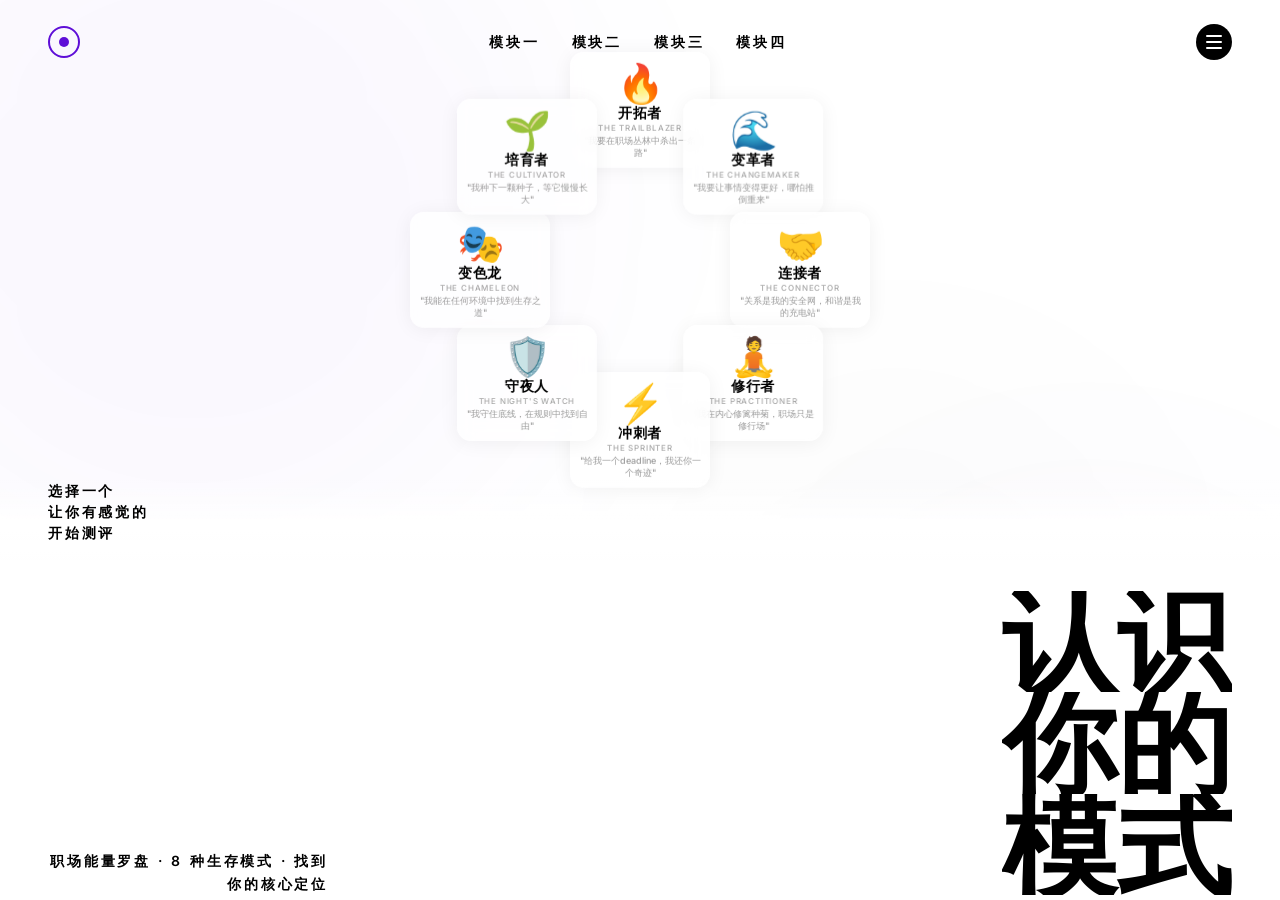
<file: projects/career-compass/index.html>
<!DOCTYPE html>
<html lang="zh-CN">
<head>
<meta charset="UTF-8">
<meta name="viewport" content="width=device-width, initial-scale=1.0, maximum-scale=1.0, user-scalable=no">
<meta name="color-scheme" content="light">
<meta name="theme-color" content="#ffffff">
<meta name="description" content="职场能量罗盘 - 发现你的职场生存模式。24道题，8分钟，找到你在职场中的核心矛盾与应对策略。">
<meta property="og:title" content="职场能量罗盘 - 发现你的职场生存模式">
<meta property="og:description" content="24道题测出你的职场生存模式，获得专属行动指南。">
<meta property="og:type" content="website">
<title>职场能量罗盘</title>
<link rel="preconnect" href="https://fonts.googleapis.com">
<link rel="preconnect" href="https://fonts.gstatic.com" crossorigin>
<link href="https://fonts.googleapis.com/css2?family=Inter:wght@400;500;600;700;800&display=swap" rel="stylesheet">
<style>
/* ===== RESET ===== */
*,*::before,*::after{box-sizing:border-box;margin:0;padding:0}
html,body{height:100%;overflow:hidden}
body{
  font-family:'Inter',-apple-system,BlinkMacSystemFont,'Segoe UI','PingFang SC','Microsoft YaHei',sans-serif;
  -webkit-font-smoothing:antialiased;
  -webkit-tap-highlight-color:transparent;
  background:#fff;
}
button{font-family:inherit;border:none;cursor:pointer;background:none;color:inherit;-webkit-appearance:none;appearance:none}
a{color:inherit;text-decoration:none}

/* ===== ACCENT ===== */
:root{--accent:#5E0ED7}

/* ===== ANIMATED BG ===== */
.bg-orb{
  position:fixed;border-radius:50%;filter:blur(120px);pointer-events:none;z-index:0;
  opacity:.5;will-change:transform;
}
.bg-orb-1{
  width:60vw;height:60vw;top:-20%;left:-15%;
  background:rgba(94,14,215,.06);
  animation:orbDrift 20s ease-in-out infinite;
}
.bg-orb-2{
  width:50vw;height:50vw;bottom:-25%;right:-10%;
  background:rgba(94,14,215,.04);
  animation:orbDrift 24s ease-in-out infinite reverse;
}
.bg-orb-3{
  width:40vw;height:40vw;top:40%;left:50%;
  background:rgba(0,0,0,.03);
  animation:orbDrift 18s ease-in-out infinite;
}
@keyframes orbDrift{
  0%,100%{transform:translate(0,0)}
  25%{transform:translate(60px,-40px)}
  50%{transform:translate(-30px,50px)}
  75%{transform:translate(-50px,-20px)}
}

/* ===== APP ===== */
#app{
  position:relative;z-index:2;height:100%;width:100%;max-width:100%;
  display:flex;flex-direction:column;min-height:100vh;
  font-family:'Inter',-apple-system,BlinkMacSystemFont,'Segoe UI','PingFang SC','Microsoft YaHei',sans-serif;
}

/* ===== PAGE SYSTEM ===== */
.page{
  position:absolute;inset:0;display:flex;flex-direction:column;
  opacity:0;pointer-events:none;
  transition:opacity .5s cubic-bezier(.22,1,.36,1);
  overflow-y:auto;-webkit-overflow-scrolling:touch;
}
.page.active{opacity:1;pointer-events:auto}
.page>*{flex-shrink:0}

/* ===== NAV ===== */
.nav{
  display:flex;align-items:center;justify-content:space-between;
  padding:20px 20px 0;
  flex-shrink:0;z-index:10;
}
@media(min-width:640px){.nav{padding:24px 32px 0}}
@media(min-width:768px){.nav{padding:24px 48px 0}}

.nav-logo{
  width:32px;height:32px;border-radius:50%;
  border:2px solid var(--accent);
  display:flex;align-items:center;justify-content:center;
  flex-shrink:0;cursor:pointer;
  animation:fadeDown .5s cubic-bezier(.22,1,.36,1) both;
}
.nav-logo::after{
  content:'';width:10px;height:10px;border-radius:50%;background:var(--accent);
}

.nav-links{
  display:none;align-items:center;gap:32px;
}
@media(min-width:768px){.nav-links{display:flex}}
.nav-link{
  font-size:14px;font-weight:600;letter-spacing:.2em;text-transform:uppercase;color:#000;
  transition:color .2s;cursor:pointer;
}
.nav-link:hover{color:var(--accent)}
.nav-link:nth-child(1){animation:fadeDown .5s .1s cubic-bezier(.22,1,.36,1) both}
.nav-link:nth-child(2){animation:fadeDown .5s .2s cubic-bezier(.22,1,.36,1) both}
.nav-link:nth-child(3){animation:fadeDown .5s .3s cubic-bezier(.22,1,.36,1) both}
.nav-link:nth-child(4){animation:fadeDown .5s .4s cubic-bezier(.22,1,.36,1) both}

.hamburger{
  width:36px;height:36px;border-radius:50%;background:#000;
  display:flex;flex-direction:column;align-items:center;justify-content:center;gap:4px;
  flex-shrink:0;cursor:pointer;
  animation:fadeDown .5s .5s cubic-bezier(.22,1,.36,1) both;
}
.hamburger span{display:block;width:16px;height:2px;background:#fff;border-radius:1px}

/* ===== MOBILE MENU ===== */
.mobile-menu{
  position:fixed;inset:0;z-index:50;background:#fff;
  display:flex;flex-direction:column;
  opacity:0;pointer-events:none;
  transition:opacity .35s cubic-bezier(.22,1,.36,1);
}
.mobile-menu.open{opacity:1;pointer-events:auto}
.mobile-menu .nav{width:100%}
.mobile-menu-links{
  display:flex;flex-direction:column;gap:32px;padding:64px 20px 0;
}
.mobile-menu-links a{
  font-size:28px;font-weight:600;letter-spacing:.15em;text-transform:uppercase;color:#000;
}
.mobile-menu-cta{
  margin-top:auto;padding:20px 20px 40px;
  font-size:20px;font-weight:600;color:var(--accent);
  display:flex;align-items:center;gap:8px;
}
.close-btn{
  width:36px;height:36px;border-radius:50%;background:#000;color:#fff;
  display:flex;align-items:center;justify-content:center;
  flex-shrink:0;cursor:pointer;
}

/* ===== MODE CARDS RING ===== */
.mode-cards-wrap{
  flex:1;display:flex;align-items:center;justify-content:center;
  padding:20px;overflow:visible;z-index:1;
}
.mode-cards-ring{
  position:relative;
  width:min(60vw,50vh,380px);height:min(60vw,50vh,380px);
  animation:ringRotate 30s linear infinite;
  flex-shrink:0;
}
.mode-cards-ring.paused{animation-play-state:paused}
@keyframes ringRotate{from{transform:rotate(0deg)}to{transform:rotate(360deg)}}

.mode-card{
  position:absolute;
  top:50%;left:50%;
  width:clamp(100px,18vw,140px);
  background:rgba(255,255,255,.75);
  backdrop-filter:blur(8px);-webkit-backdrop-filter:blur(8px);
  border-radius:14px;padding:12px 8px 10px;
  display:flex;flex-direction:column;align-items:center;gap:2px;
  cursor:pointer;text-align:center;
  box-shadow:0 2px 20px rgba(0,0,0,.06);
  transition:transform .35s cubic-bezier(.22,1,.36,1),box-shadow .35s cubic-bezier(.22,1,.36,1),opacity .3s;
  transform-origin:center center;
}
.mode-card:nth-child(1){transform:translate(-50%,-50%) rotate(0deg) translateY(calc(min(28vw,24vh,160px) * -1)) rotate(0deg)}
.mode-card:nth-child(2){transform:translate(-50%,-50%) rotate(45deg) translateY(calc(min(28vw,24vh,160px) * -1)) rotate(-45deg)}
.mode-card:nth-child(3){transform:translate(-50%,-50%) rotate(90deg) translateY(calc(min(28vw,24vh,160px) * -1)) rotate(-90deg)}
.mode-card:nth-child(4){transform:translate(-50%,-50%) rotate(135deg) translateY(calc(min(28vw,24vh,160px) * -1)) rotate(-135deg)}
.mode-card:nth-child(5){transform:translate(-50%,-50%) rotate(180deg) translateY(calc(min(28vw,24vh,160px) * -1)) rotate(-180deg)}
.mode-card:nth-child(6){transform:translate(-50%,-50%) rotate(225deg) translateY(calc(min(28vw,24vh,160px) * -1)) rotate(-225deg)}
.mode-card:nth-child(7){transform:translate(-50%,-50%) rotate(270deg) translateY(calc(min(28vw,24vh,160px) * -1)) rotate(-270deg)}
.mode-card:nth-child(8){transform:translate(-50%,-50%) rotate(315deg) translateY(calc(min(28vw,24vh,160px) * -1)) rotate(-315deg)}

.mode-card:hover{
  box-shadow:0 8px 30px rgba(0,0,0,.12);
}
.mode-card.pulled{
  transform:translate(-50%,-50%) scale(1.25) !important;
  box-shadow:0 0 0 2px var(--accent),0 20px 60px rgba(94,14,215,.25);
  z-index:10;transition:transform .5s cubic-bezier(.22,1,.36,1),box-shadow .5s,opacity .3s;
}
.mode-card.dismiss{opacity:0;transform:translate(-50%,-50%) scale(.5) !important;pointer-events:none}

.mode-card-emoji{font-size:32px;line-height:1}
@media(min-width:640px){.mode-card-emoji{font-size:38px}}
.mode-card-name{
  font-size:13px;font-weight:700;color:#000;letter-spacing:.05em;
}
@media(min-width:640px){.mode-card-name{font-size:14px}}
.mode-card-en{
  font-size:8px;font-weight:500;color:rgba(0,0,0,.35);letter-spacing:.1em;text-transform:uppercase;
  margin-top:-2px;
}
.mode-card-tag{
  font-size:9px;color:rgba(0,0,0,.4);line-height:1.3;font-weight:500;
  display:-webkit-box;-webkit-line-clamp:2;-webkit-box-orient:vertical;overflow:hidden;
  max-width:100%;
}

/* ===== BOTTOM SECTION ===== */
.bottom{
  padding:40px 20px 32px;display:flex;flex-direction:column;gap:24px;flex-shrink:0;
  position:relative;z-index:2;background:linear-gradient(180deg,transparent 0%,rgba(255,255,255,.85) 40px,#fff 80px);
}
@media(min-width:640px){.bottom{padding:0 32px 40px}}
@media(min-width:768px){.bottom{padding:0 48px 48px;gap:48px}}

.bottom-row-a{
  display:flex;align-items:center;justify-content:space-between;gap:16px;
}
.tagline{
  font-size:10px;font-weight:600;letter-spacing:.2em;text-transform:uppercase;color:#000;
  max-width:130px;line-height:1.5;
  animation:fadeUp .6s .6s cubic-bezier(.22,1,.36,1) both;
}
@media(min-width:640px){.tagline{font-size:12px;max-width:160px}}
@media(min-width:768px){.tagline{font-size:14px;max-width:320px}}

.cta-link{
  font-size:16px;font-weight:600;color:var(--accent);white-space:nowrap;
  display:flex;align-items:center;gap:6px;cursor:pointer;
  animation:fadeUp .6s .72s cubic-bezier(.22,1,.36,1) both;
  transition:opacity .2s;
}
.cta-link:hover{opacity:.7}
.cta-link svg{width:18px;height:18px}
@media(min-width:640px){.cta-link{font-size:20px}.cta-link svg{width:22px;height:22px}}
@media(min-width:768px){.cta-link{font-size:24px}}

.bottom-row-b{
  display:flex;align-items:flex-end;justify-content:space-between;gap:12px;
}
@media(min-width:640px){.bottom-row-b{gap:16px}}

.desc-block{
  width:120px;flex-shrink:0;
  animation:fadeUp .6s .84s cubic-bezier(.22,1,.36,1) both;
}
@media(min-width:640px){.desc-block{width:180px}}
@media(min-width:768px){.desc-block{width:280px}}
.desc-block p{
  font-size:9px;font-weight:600;letter-spacing:.2em;text-transform:uppercase;color:#000;
  text-align:left;line-height:1.6;
}
@media(min-width:640px){.desc-block p{font-size:12px}}
@media(min-width:768px){.desc-block p{font-size:14px;text-align:right}}

.heading-block{text-align:right}
.heading-word{
  overflow:hidden;
}
.heading-word span{
  display:block;
  font-size:clamp(2rem,9vw,9rem);font-weight:600;text-transform:uppercase;color:#000;
  line-height:.88;
  animation:slideUp .7s cubic-bezier(.22,1,.36,1) both;
}
.heading-word:nth-child(1) span{animation-delay:.4s}
.heading-word:nth-child(2) span{animation-delay:.54s}
.heading-word:nth-child(3) span{animation-delay:.68s}

/* ===== ANIMATIONS ===== */
@keyframes fadeDown{from{opacity:0;transform:translateY(-20px)}to{opacity:1;transform:translateY(0)}}
@keyframes fadeUp{from{opacity:0;transform:translateY(32px)}to{opacity:1;transform:translateY(0)}}
@keyframes slideUp{from{transform:translateY(110%)}to{transform:translateY(0)}}

/* ===== QUIZ PAGE ===== */
#page-quiz{justify-content:center;align-items:center}
.quiz-container{
  width:100%;max-width:560px;padding:0 20px;
  display:flex;flex-direction:column;gap:24px;
}
.quiz-progress-wrap{width:100%}
.quiz-progress-info{
  display:flex;justify-content:space-between;margin-bottom:10px;
  font-size:11px;font-weight:600;letter-spacing:.15em;text-transform:uppercase;color:#000;
}
.quiz-progress-track{
  width:100%;height:3px;background:rgba(0,0,0,.1);border-radius:2px;overflow:hidden;
}
.quiz-progress-fill{
  height:100%;background:var(--accent);border-radius:2px;transition:width .3s ease;
}
.quiz-card{
  background:rgba(255,255,255,.7);backdrop-filter:blur(10px);-webkit-backdrop-filter:blur(10px);
  border-radius:20px;padding:28px 24px;
  box-shadow:0 4px 40px rgba(0,0,0,.06);
  animation:fadeUp .4s cubic-bezier(.22,1,.36,1);
}
.quiz-card.reverse{animation:fadeUp .4s cubic-bezier(.22,1,.36,1) reverse}
.quiz-q-num{
  font-size:13px;font-weight:600;color:var(--accent);margin-bottom:12px;letter-spacing:.1em;
}
.quiz-q-text{
  font-size:18px;font-weight:600;line-height:1.5;color:#000;margin-bottom:24px;
}
@media(min-width:640px){.quiz-q-text{font-size:20px}}
.quiz-options{display:flex;flex-direction:column;gap:10px}
.quiz-opt{
  display:flex;align-items:flex-start;gap:12px;width:100%;padding:14px 16px;
  border-radius:12px;background:rgba(0,0,0,.03);text-align:left;
  transition:all .2s ease;cursor:pointer;min-height:52px;
}
.quiz-opt:hover{background:rgba(94,14,215,.06)}
.quiz-opt.selected{background:rgba(94,14,215,.1);box-shadow:inset 0 0 0 1.5px var(--accent)}
.quiz-opt-letter{
  flex-shrink:0;width:28px;height:28px;border-radius:50%;
  background:rgba(0,0,0,.06);display:flex;align-items:center;justify-content:center;
  font-size:13px;font-weight:600;color:rgba(0,0,0,.5);transition:all .2s;
}
.quiz-opt.selected .quiz-opt-letter{background:var(--accent);color:#fff}
.quiz-opt-text{font-size:14px;line-height:1.6;color:rgba(0,0,0,.7);font-weight:500}
.quiz-opt.selected .quiz-opt-text{color:#000}
.quiz-nav-row{
  display:flex;justify-content:space-between;width:100%;max-width:560px;padding:0 20px;gap:12px;
}
.quiz-nav-btn{
  padding:10px 20px;border-radius:50px;font-size:13px;font-weight:600;
  letter-spacing:.1em;text-transform:uppercase;transition:all .2s;
}
.quiz-nav-back{color:rgba(0,0,0,.5);background:rgba(0,0,0,.04)}
.quiz-nav-back:hover{color:#000;background:rgba(0,0,0,.08)}
.quiz-nav-next{color:#fff;background:var(--accent);opacity:.3;pointer-events:none}
.quiz-nav-next.enabled{opacity:1;pointer-events:auto}
.quiz-nav-next.enabled:hover{opacity:.85}

/* ===== RESULT PAGE ===== */
#page-result{align-items:center;padding-bottom:120px}
.result-container{
  width:100%;max-width:640px;padding:0 20px;
  display:flex;flex-direction:column;align-items:center;gap:32px;
}
@media(min-width:768px){.result-container{gap:48px}}

.result-stats{
  display:flex;gap:20px;justify-content:center;flex-wrap:wrap;width:100%;
  padding-top:24px;
}
@media(min-width:640px){.result-stats{gap:32px}}
@media(min-width:768px){.result-stats{gap:48px}}

.result-stat{
  text-align:center;
  animation:fadeUp .6s cubic-bezier(.22,1,.36,1) both;
}
.result-stat:nth-child(1){animation-delay:.2s}
.result-stat:nth-child(2){animation-delay:.32s}
.result-stat:nth-child(3){animation-delay:.44s}
.result-stat:nth-child(4){animation-delay:.56s}

.result-stat-num{
  font-size:clamp(2rem,6vw,3.5rem);font-weight:600;color:#000;line-height:.9;
}
.result-stat-num .plus{font-size:.5em;color:var(--accent);vertical-align:super}
.result-stat-label{
  font-size:10px;font-weight:600;letter-spacing:.2em;text-transform:uppercase;color:#000;
  margin-top:4px;
}
@media(min-width:640px){.result-stat-label{font-size:12px}}

.result-heading{
  width:100%;text-align:center;
}
.result-emoji{
  font-size:48px;margin-bottom:12px;animation:fadeUp .5s .6s cubic-bezier(.22,1,.36,1) both;
}
.result-mode-name{
  overflow:hidden;margin-bottom:4px;
}
.result-mode-name span{
  display:block;
  font-size:clamp(2rem,8vw,6rem);font-weight:700;text-transform:uppercase;color:#000;line-height:1;
  animation:slideUp .7s .7s cubic-bezier(.22,1,.36,1) both;
}
.result-mode-en{
  font-size:13px;font-weight:600;letter-spacing:.2em;text-transform:uppercase;color:rgba(0,0,0,.4);
  animation:fadeUp .5s .9s cubic-bezier(.22,1,.36,1) both;
}
.result-tagline{
  font-size:14px;font-weight:500;color:rgba(0,0,0,.6);line-height:1.6;text-align:center;
  max-width:400px;
  animation:fadeUp .5s 1s cubic-bezier(.22,1,.36,1) both;
}

.result-contradiction{
  width:100%;padding:20px;border-radius:16px;
  background:rgba(94,14,215,.05);text-align:center;
}
.result-contradiction h4{
  font-size:11px;font-weight:600;letter-spacing:.15em;text-transform:uppercase;color:var(--accent);margin-bottom:8px;
}
.result-contradiction p{
  font-size:15px;font-weight:600;color:#000;line-height:1.6;
}

.result-expand-btn{
  padding:12px 28px;border-radius:50px;
  font-size:13px;font-weight:600;letter-spacing:.15em;text-transform:uppercase;
  color:var(--accent);background:rgba(94,14,215,.06);
  transition:all .2s;cursor:pointer;
}
.result-expand-btn:hover{background:rgba(94,14,215,.12)}

/* Full Report */
.result-full{
  width:100%;max-width:560px;max-height:0;opacity:0;overflow:hidden;
  transition:max-height .6s cubic-bezier(.22,1,.36,1),opacity .4s ease;
}
.result-full.expanded{max-height:20000px;opacity:1}
.report-section{
  margin-bottom:24px;padding:24px;border-radius:16px;
  background:rgba(255,255,255,.7);backdrop-filter:blur(10px);-webkit-backdrop-filter:blur(10px);
  box-shadow:0 4px 30px rgba(0,0,0,.04);
}
.report-section h3{
  font-size:14px;font-weight:600;letter-spacing:.15em;text-transform:uppercase;color:#000;margin-bottom:16px;
}
.report-section h4{font-size:14px;font-weight:600;margin-bottom:8px;color:#000}
.report-section p{font-size:13px;line-height:1.8;color:rgba(0,0,0,.7);font-weight:500}
.report-section .highlight{color:var(--accent);font-weight:600}
.superpower-item,.trap-item,.strategy-item{margin-bottom:16px}
.superpower-item:last-child,.trap-item:last-child,.strategy-item:last-child{margin-bottom:0}
.power-icon,.trap-icon,.strategy-icon{font-size:18px;margin-right:6px}
.signal-tag{
  display:inline-block;padding:4px 10px;border-radius:12px;font-size:11px;margin-top:6px;
  background:rgba(94,14,215,.08);color:var(--accent);font-weight:600;
}
.action-tag{
  display:inline-block;padding:6px 12px;border-radius:12px;font-size:12px;margin-top:8px;
  background:rgba(0,0,0,.05);color:#000;font-weight:600;
}
.relation-table{width:100%;border-collapse:collapse;margin-top:8px}
.relation-table th,.relation-table td{padding:10px 12px;font-size:12px;line-height:1.5;text-align:left;border-bottom:1px solid rgba(0,0,0,.06)}
.relation-table th{color:rgba(0,0,0,.4);font-weight:600;font-size:11px;letter-spacing:.1em;text-transform:uppercase}
.relation-table td{color:rgba(0,0,0,.7);font-weight:500}

/* Result Actions (fixed bottom) */
.result-actions{
  position:fixed;bottom:0;left:0;right:0;padding:16px 20px calc(16px + env(safe-area-inset-bottom,0px));
  background:linear-gradient(180deg,transparent,rgba(255,255,255,.9) 30%);
  display:flex;gap:12px;justify-content:center;z-index:10;
}
.result-actions button{
  padding:14px 28px;border-radius:50px;font-size:14px;font-weight:600;letter-spacing:.1em;
  text-transform:uppercase;cursor:pointer;transition:all .2s;
}
.btn-retake{color:rgba(0,0,0,.6);background:rgba(0,0,0,.05)}
.btn-retake:hover{background:rgba(0,0,0,.1)}
.btn-save{color:#fff;background:var(--accent)}
.btn-save:hover{opacity:.85}

/* ===== SCROLLBAR ===== */
::-webkit-scrollbar{width:4px}
::-webkit-scrollbar-track{background:transparent}
::-webkit-scrollbar-thumb{background:rgba(0,0,0,.12);border-radius:2px}
::-webkit-scrollbar-thumb:hover{background:rgba(0,0,0,.25)}

/* ===== UTILITY ===== */
.hidden-vis{visibility:hidden}
</style>
</head>
<body>

<div class="bg-orb bg-orb-1"></div>
<div class="bg-orb bg-orb-2"></div>
<div class="bg-orb bg-orb-3"></div>

<div id="app">

  <!-- ========== START PAGE ========== -->
  <section id="page-start" class="page active">
    <nav class="nav">
      <div class="nav-logo" onclick="resetQuiz()" title="首页"></div>
      <div class="nav-links">
        <span class="nav-link">模块一</span>
        <span class="nav-link">模块二</span>
        <span class="nav-link">模块三</span>
        <span class="nav-link">模块四</span>
      </div>
      <button class="hamburger" onclick="toggleMenu()" aria-label="菜单">
        <span></span><span></span><span></span>
      </button>
    </nav>

    <div class="mode-cards-wrap">
      <div class="mode-cards-ring" id="modeCardsRing"></div>
    </div>

    <div class="bottom">
      <div class="bottom-row-a">
        <p class="tagline">选择一个<br>让你有感觉的<br>开始测评</p>
      </div>
      <div class="bottom-row-b">
        <div class="desc-block"><p>职场能量罗盘 · 8 种生存模式 · 找到你的核心定位</p></div>
        <div class="heading-block">
          <div class="heading-word"><span>认识</span></div>
          <div class="heading-word"><span>你的</span></div>
          <div class="heading-word"><span>模式</span></div>
        </div>
      </div>
    </div>
  </section>

  <!-- ========== QUIZ PAGE ========== -->
  <section id="page-quiz" class="page">
    <nav class="nav" style="width:100%">
      <div class="nav-logo" onclick="resetQuiz()" title="首页"></div>
      <div class="nav-links">
        <span class="nav-link" style="opacity:.4">模块一</span>
        <span class="nav-link" style="opacity:.4">模块二</span>
        <span class="nav-link" style="opacity:.4">模块三</span>
        <span class="nav-link" style="opacity:.4">模块四</span>
      </div>
      <button class="hamburger" onclick="toggleMenu()" aria-label="菜单">
        <span></span><span></span><span></span>
      </button>
    </nav>

    <div class="quiz-container">
      <div class="quiz-progress-wrap">
        <div class="quiz-progress-info"><span id="progressText">1 / 24</span><span id="moduleLabel">模块一：能量来源</span></div>
        <div class="quiz-progress-track"><div class="quiz-progress-fill" id="progressFill" style="width:4.2%"></div></div>
      </div>
      <div class="quiz-card" id="questionCard">
        <div class="quiz-q-num" id="questionNumber">Q1</div>
        <h3 class="quiz-q-text" id="questionText"></h3>
        <div class="quiz-options" id="optionsGrid"></div>
      </div>
    </div>

    <div class="quiz-nav-row" style="margin-top:24px">
      <button class="quiz-nav-btn quiz-nav-back" id="btnBack" onclick="prevQuestion()">← 上一题</button>
      <button class="quiz-nav-btn quiz-nav-next" id="btnNext" onclick="nextQuestion()">下一题 →</button>
    </div>
  </section>

  <!-- ========== RESULT PAGE ========== -->
  <section id="page-result" class="page">
    <nav class="nav" style="width:100%">
      <div class="nav-logo" onclick="resetQuiz()" title="首页"></div>
      <div style="flex:1"></div>
      <button class="hamburger" onclick="toggleMenu()" aria-label="菜单">
        <span></span><span></span><span></span>
      </button>
    </nav>

    <div class="result-container" id="resultCompact">
      <div class="result-stats" id="resultStats"></div>
      <div class="result-heading">
        <div class="result-emoji" id="resultEmoji"></div>
        <div class="result-mode-name"><span id="resultName"></span></div>
        <div class="result-mode-en" id="resultNameEn"></div>
      </div>
      <p class="result-tagline" id="resultTagline"></p>
      <div class="result-contradiction" id="resultContradiction"></div>
      <button class="result-expand-btn" id="btnExpand" onclick="toggleReport()">查看完整报告 ↓</button>
      <div class="result-full collapsed" id="resultFull"></div>
    </div>

    <div class="result-actions">
      <button class="btn-retake" onclick="resetQuiz()">重新测评</button>
      <button class="btn-save" onclick="saveResult()">保存结果</button>
    </div>
  </section>

  <!-- ========== MOBILE MENU ========== -->
  <div class="mobile-menu" id="mobileMenu">
    <nav class="nav">
      <div class="nav-logo" onclick="toggleMenu()"></div>
      <button class="close-btn" onclick="toggleMenu()" aria-label="关闭">
        <svg width="18" height="18" viewBox="0 0 24 24" fill="none" stroke="currentColor" stroke-width="3" stroke-linecap="round"><line x1="18" y1="6" x2="6" y2="18"/><line x1="6" y1="6" x2="18" y2="18"/></svg>
      </button>
    </nav>
    <div class="mobile-menu-links">
      <a href="#" onclick="toggleMenu()">模块一</a>
      <a href="#" onclick="toggleMenu()">模块二</a>
      <a href="#" onclick="toggleMenu()">模块三</a>
      <a href="#" onclick="toggleMenu()">模块四</a>
    </div>
    <div class="mobile-menu-cta" onclick="toggleMenu();startQuiz()">
      开始测评
      <svg width="20" height="20" viewBox="0 0 24 24" fill="none" stroke="currentColor" stroke-width="2.5" stroke-linecap="round" stroke-linejoin="round"><line x1="7" y1="17" x2="17" y2="7"/><polyline points="7 7 17 7 17 17"/></svg>
    </div>
  </div>

</div>

<script>
// ==================== DATA (preserved from original) ====================
const QUESTIONS = [
  {id:1, module:1, text:'周一早晨醒来，想到要上班，你的第一反应通常是？', options:[
    {l:'A', t:'"今天有什么新挑战在等我？"——想到可能的成就感就精神了'},
    {l:'B', t:'"又要面对那些破事了"——需要做一下心理建设才能起床'},
    {l:'C', t:'"今天有哪些会议/社交？"——想到要和同事交流，有点期待也有点紧张'},
    {l:'D', t:'"让我安静地把今天的事做完就好"——最怕突然被打扰'}]},
  {id:2, module:1, text:'以下哪种情况最让你感到"被掏空"？', options:[
    {l:'A', t:'努力了很久却没人看到、没人认可'},
    {l:'B', t:'做的事情毫无意义，纯粹为了做而做'},
    {l:'C', t:'团队氛围紧张，人际关系让人心累'},
    {l:'D', t:'被频繁打断，没有整块时间专注做事'}]},
  {id:3, module:1, text:'当你完成了一个大项目，什么最能让你"回血"？', options:[
    {l:'A', t:'领导公开表扬、同事的羡慕、朋友圈的点赞'},
    {l:'B', t:'自己内心知道这件事做得漂亮，有没有人夸不重要'},
    {l:'C', t:'和团队一起庆祝，感受那种"我们一起做到了"的连接感'},
    {l:'D', t:'一个人静静待着，给自己一段什么都不做的空白时间'}]},
  {id:4, module:1, text:'以下哪种描述最接近你对"好工作"的定义？', options:[
    {l:'A', t:'收入体面、title好听、爸妈在亲戚面前有面子'},
    {l:'B', t:'做自己真正相信的事情，哪怕收入不是最高的'},
    {l:'C', t:'同事好相处、领导不PUA、每天上班心情不差'},
    {l:'D', t:'有足够的自主权，不被人盯着干活'}]},
  {id:5, module:1, text:'领导当众表扬你时，你的真实感受是？', options:[
    {l:'A', t:'开心！这是对我价值的确认，我要截图发给朋友/家人'},
    {l:'B', t:'有点尴尬……我其实更希望私下得到具体的反馈'},
    {l:'C', t:'松了一口气，说明我最近的人际关系处理得还不错'},
    {l:'D', t:'好的，然后呢？我更关心下一步该做什么'}]},
  {id:6, module:1, text:'你更愿意把业余时间花在？', options:[
    {l:'A', t:'能带来额外收入或社交资本的副业/学习'},
    {l:'B', t:'纯粹因为热爱而做的事情，哪怕不产生任何经济价值'},
    {l:'C', t:'和朋友/家人在一起，维护重要的人际关系'},
    {l:'D', t:'独处、阅读、思考、运动——给自己充电'}]},
  {id:7, module:2, text:'当你发现自己的工作量越来越大、快要扛不住时，你会？', options:[
    {l:'A', t:'直接找领导谈：要么加人、要么加钱、要么减活'},
    {l:'B', t:'先自己扛一扛，但如果发现根本性问题，会推动流程优化'},
    {l:'C', t:'找同事吐槽、寻求情感支持，然后继续扛'},
    {l:'D', t:'调整自己的节奏，降低标准，能交差就行'}]},
  {id:8, module:2, text:'公司推出了一个你认为不合理的新政策，你的反应是？', options:[
    {l:'A', t:'联合同事一起反馈，争取修改'},
    {l:'B', t:'分析背后的逻辑，看有没有道理，如果没有就提建设性替代方案'},
    {l:'C', t:'虽然不爽，但会先观察别人怎么反应，不做出头鸟'},
    {l:'D', t:'心里骂一骂，该干嘛干嘛，政策是公司的事，做好自己是我的事'}]},
  {id:9, module:2, text:'面对一个非常强势的同事/领导，你的策略是？', options:[
    {l:'A', t:'正面应对，该争的争，不能输'},
    {l:'B', t:'用逻辑和数据说话，不卷入情绪对抗'},
    {l:'C', t:'尽量维持表面和谐，私下再想办法'},
    {l:'D', t:'避开正面冲突，在自己的领域做好就行'}]},
  {id:10, module:2, text:'当你感到"卷不动了"，你会？', options:[
    {l:'A', t:'短暂休息后继续卷——我不能输'},
    {l:'B', t:'停下来反思：我在卷什么？值得吗？要不要换条路？'},
    {l:'C', t:'和信得过的朋友/前辈聊聊，看看有没有其他可能性'},
    {l:'D', t:'降低参与度，做好分内事，把精力留给生活'}]},
  {id:11, module:2, text:'面对职场中的不确定性（如组织架构调整、裁员传闻），你通常？', options:[
    {l:'A', t:'主动打探信息、制定Plan B、确保自己处于有利位置'},
    {l:'B', t:'分析局势、评估影响、思考自己的长期方向是否需要调整'},
    {l:'C', t:'焦虑但倾向于相信组织/领导会安排好'},
    {l:'D', t:'做好最坏打算，但也相信不管怎样自己都能应对'}]},
  {id:12, module:2, text:'以下哪种说法最接近你的"职场生存哲学"？', options:[
    {l:'A', t:'"进攻是最好的防守"——永远保持竞争力'},
    {l:'B', t:'"做正确的事，而非容易的事"——哪怕代价更大'},
    {l:'C', t:'"人脉就是钱脉"——关系到位了，事情就好办'},
    {l:'D', t:'"流水不争先，争的是滔滔不绝"——长期主义'}]},
  {id:13, module:3, text:'公司团建对你来说是？', options:[
    {l:'A', t:'展示自己、拓展人脉的好机会'},
    {l:'B', t:'看情况——有意义的团建可以，纯尬的活动不如不去'},
    {l:'C', t:'虽然有点累，但也是融入团队的必要社交'},
    {l:'D', t:'能不去就不去，宁愿一个人待着'}]},
  {id:14, module:3, text:'同事把不属于你的活推给你，你的反应是？', options:[
    {l:'A', t:'直接拒绝，或者要求等价交换'},
    {l:'B', t:'分析是否合理——如果有助于团队目标可以接，但会说明边界'},
    {l:'C', t:'心里不愿意但不好意思拒绝，先接了再说'},
    {l:'D', t:'默默接了但以后会注意和这个人保持距离'}]},
  {id:15, module:3, text:'你对"向上管理"的态度是？', options:[
    {l:'A', t:'必须的！让领导看到我的价值是职场核心竞争力'},
    {l:'B', t:'不是拍马屁，而是有效沟通——让领导理解我的工作和需求'},
    {l:'C', t:'道理都懂，但做起来很别扭，不知道怎么开口'},
    {l:'D', t:'做好自己的事就行，领导自然能看到'}]},
  {id:16, module:3, text:'在团队会议中，你通常是？', options:[
    {l:'A', t:'积极发言的那个人，喜欢主导讨论'},
    {l:'B', t:'有想法才说，没想法不硬说，但说了就要有质量'},
    {l:'C', t:'看氛围——如果大家都很积极我就配合，如果很冷我就活跃一下'},
    {l:'D', t:'尽量不发言，除非被点名'}]},
  {id:17, module:3, text:'当你和同事产生分歧时，你的第一反应是？', options:[
    {l:'A', t:'坚持自己的立场，用论据说服对方'},
    {l:'B', t:'先理解对方的角度，然后寻找共同点'},
    {l:'C', t:'可能就顺着对方了，关系比事情重要'},
    {l:'D', t:'回避深入讨论，各做各的就好'}]},
  {id:18, module:3, text:'以下哪种情况最让你在职场中感到孤独？', options:[
    {l:'A', t:'没人认可我的贡献，感觉自己在团队中是透明的'},
    {l:'B', t:'周围人都不理解我为什么这么在意这件事'},
    {l:'C', t:'团队里没有真正可以交心的人，都是表面客气'},
    {l:'D', t:'被频繁拉入各种群聊和会议，但没有任何有深度的交流'}]},
  {id:19, module:4, text:'如果财务自由了，你还会工作吗？', options:[
    {l:'A', t:'会，但要做得更"高级"——创业、投资、做更有影响力的事'},
    {l:'B', t:'会，但只做自己真正相信的事情，哪怕很小众'},
    {l:'C', t:'可能会做一些和人打交道的工作，不一定是为了钱'},
    {l:'D', t:'可能不会了，或者做一些完全不"卷"的事情，比如开个书店/咖啡馆'}]},
  {id:20, module:4, text:'你觉得自己五年后最可能在做什么？', options:[
    {l:'A', t:'在某个领域做到顶尖/管理层，成为别人眼中的成功者'},
    {l:'B', t:'在做一件自己真正热爱且有意义的事情，无论规模大小'},
    {l:'C', t:'在一个氛围好的团队里，做着还算喜欢的工作，生活工作平衡'},
    {l:'D', t:'说实话不太确定，但希望比现在更自由、更从容'}]},
  {id:21, module:4, text:'你对AI取代工作的态度是？', options:[
    {l:'A', t:'焦虑但有行动——我在学习AI工具，确保自己不被淘汰'},
    {l:'B', t:'思考什么是我独有的、AI替代不了的价值，并朝那个方向深耕'},
    {l:'C', t:'担心，但相信人际关系和情感连接是AI做不到的'},
    {l:'D', t:'顺其自然，该来的总会来，做好眼前事'}]},
  {id:22, module:4, text:'以下哪种情况最容易让你考虑离职？', options:[
    {l:'A', t:'薪资/职级长期没有提升，感觉自己"亏了"'},
    {l:'B', t:'做的事情和自己价值观冲突，每天都在消耗自己'},
    {l:'C', t:'团队氛围toxic，每天上班像上刑'},
    {l:'D', t:'完全没有成长空间，每天都在重复，脑子快生锈了'}]},
  {id:23, module:4, text:'你理想中的"成功"更接近以下哪种？', options:[
    {l:'A', t:'行业内有影响力、收入体面、被社会认可'},
    {l:'B', t:'忠于自己的价值观，做的事情经得起时间考验'},
    {l:'C', t:'有一群志同道合的人一起做有意义的事'},
    {l:'D', t:'内心平静自洽，不被外界的评价左右'}]},
  {id:24, module:4, text:'如果用一个词描述你当前职场状态的核心矛盾，最接近的是？', options:[
    {l:'A', t:'"卷还是不卷"——想赢但怕累'},
    {l:'B', t:'"坚持还是放弃"——有意义但很苦'},
    {l:'C', t:'"迎合还是做自己"——想融入但不想伪装'},
    {l:'D', t:'"加速还是减速"——想成长但不想被掏空'}]}
];

const MODES = {
  A1:{key:'A1',name:'开拓者',nameEn:'The Trailblazer',emoji:'🔥',quadrant:'I',tagline:'"我要在职场丛林中杀出一条路"',
    profile:'你是一个外在驱动+主动建构的职场人。你的引擎由外部世界的信号驱动——认可、排名、晋升、收入、影响力。你是团队里那个永远盯着目标、永远在问"下一个是什么"的人。你对竞争不恐惧——你甚至有点享受竞争，因为它让你感到自己活着。优势场景：销售攻坚、业绩冲刺、危机处理、需要有人站出来"扛旗"的局面。',
    superpowers:[
      {icon:'🏆',title:'目标狙击手',desc:'一旦有了清晰的目标，你就是团队里最能打的那个。你不纠结、不内耗、不犹豫——干就完了。',scene:'季度末冲业绩，所有人都累了，你反而越冲越兴奋，最后一刻拿下关键客户。'},
      {icon:'📢',title:'自我品牌官',desc:'你天然懂得"让价值被看见"。你不会觉得展示成果是"不好意思"的事，因为你认为：做得好就应该被看到。',scene:'年终述职时，你的PPT是全场最有故事线的——有数据、有战功、有高光时刻。'},
      {icon:'💪',title:'抗压引擎',desc:'压力对你来说不是阻碍，是燃料。别人在压力下退缩，你在压力下反而更清醒、更果断。',scene:'项目出危机时，你是那个能稳住局面、快速拍板的人，团队跟着你反而安心了。'}],
    traps:[
      {icon:'🎢',title:'奖赏依赖症',signal:'如果没有明确的奖励（升职、加薪、表扬），你对同一件事的动力会断崖式下降。',consequence:'你可能在需要长期深耕但短期看不到回报的领域提前退出，错失更大的机会。',warning:'你发现自己在想"这事对我有什么好处？"的频率越来越高。'},
      {icon:'🏃',title:'永动机型过载',signal:'你不敢停下来，因为停下来就意味着"落后"。你的日历永远排满。',consequence:'Burnout不是会不会来的问题，而是什么时候来的问题。',warning:'你开始失眠、易怒、对曾经热爱的事情也提不起兴趣。'},
      {icon:'👑',title:'孤家寡人陷阱',signal:'你在竞争中赢得太多，以至于同事开始把你当对手而非伙伴。',consequence:'当你真正需要支持时，发现身边没有人。',warning:'庆功宴上大家都在，但没人真正和你聊心里话。'}],
    contradiction:'"赢了比赛，但这是我想赢的比赛吗？"——你擅长"赢"，但不一定擅长"选择赢什么"。',
    strategies:[
      {icon:'🎯',title:'重新定义"赢"',content:'拿出一张纸，左边写"社会定义的成功"，右边写"如果没有任何人在乎，我依然想做的事"。看看右边写了什么。',action:'每天睡前问自己："今天有没有一件事，我做的时候完全忘了它有什么用，只是纯粹享受？"'},
      {icon:'🧘',title:'刻意练习"无目标时间"',content:'每周留出半天时间，不做任何有明确目标的事——散步、发呆、和朋友漫无目的地聊天。',action:'在日历上锁定一个2小时的空白时段，标签写"什么都不做"。'},
      {icon:'🤝',title:'把"对手"变成"队友"',content:'有意识地去帮助一个"对你没有直接利用价值"的人——不是为了人脉，而是为了练习一种新的关系模式。',action:'找一个团队里你平时不太关注的人，主动提供一次帮助，不期待任何回报。'}],
    relationships:[
      {mode:'🌊 变革者',friction:'你觉得TA太理想主义、不够务实；TA觉得你太功利',advice:'让TA帮你思考"为什么要赢"；你帮TA把理想落地为可执行的目标'},
      {mode:'🧘 修行者',friction:'你觉得TA太佛系、没有冲劲；TA觉得你太躁',advice:'从TA身上学习"不需要外部认可也能自洽"的能力'},
      {mode:'🎭 变色龙',friction:'你觉得TA没有立场、见风使舵；TA觉得你太刚',advice:'TA的灵活性能帮你打开你注意不到的局面'}],
    dashboard:{drive:90,stress:80,relation:50,meaning:40},energyTip:'你的动力和压力双高，像一辆油门踩到底但刹车片快磨光的车。本周至少做一件"没有目的"的事。'},
  A2:{key:'A2',name:'变革者',nameEn:'The Changemaker',emoji:'🌊',quadrant:'II',tagline:'"我要让事情变得更好，哪怕推倒重来"',
    profile:'你是一个内在驱动+主动建构的职场人。你的能量来自内心深处的价值判断——当你看到不合理、不高效、不正义的事情时，你不是默默忍受，而是想要做点什么。你是团队里那个会说"我们为什么要这样做？有没有更好的方式？"的人。你不太在乎办公室政治，也不太擅长"来事"，但你在乎事情本身对不对、好不好。优势场景：产品迭代、流程优化、组织变革、从0到1的创新项目。',
    superpowers:[
      {icon:'🔍',title:'问题雷达',desc:'你有一种敏锐的嗅觉，能在别人觉得"还行"的地方发现可以优化的空间。',scene:'一个新流程上线三天，你已经发现了三个可以改进的点，而其他人还在适应中。'},
      {icon:'🛠️',title:'建设性不服从',desc:'你不是为反而反，你是"带着替代方案说不"的人。',scene:'领导提出了一个你觉得不合理的deadline，你没有直接拒绝，而是拿出了三种调整方案。'},
      {icon:'🔥',title:'意义点燃器',desc:'你对"为什么做这件事"的执着，会感染身边的人。',scene:'团队对项目方向感到迷茫时，你站起来说"我们做这件事是因为……"，让大家都重新找到了动力。'}],
    traps:[
      {icon:'⚡',title:'完美主义瘫痪',signal:'当一个方案不是100%满意时，你宁愿不交也不愿交一个"还行"的版本。',consequence:'你可能被认为"执行力不够"，而实际上你是想太多了。',warning:'你已经改了第三版，但觉得"还是不对"，而deadline是昨天。'},
      {icon:'🦔',title:'刺猬模式',signal:'当你的建议被多次驳回或忽视后，你开始变得防御和尖锐。',consequence:'你可能真的变成了别人眼中的"刺头"，形成恶性循环。',warning:'你发现自己最近在会议上说的话，都是以"不是，我的意思是……"开头。'},
      {icon:'🌪️',title:'孤独革命家',signal:'你相信"我一个人也能改变"，不愿意花时间建立同盟。',consequence:'你的好想法因为没有足够的支持而无法落地。',warning:'你的方案被通过后，发现没有人真正愿意配合执行。'}],
    contradiction:'"有意义的事很难做 vs 容易做的事没意义"——你在追求"做正确的事"，但职场有时候更奖励"做容易的事"。',
    strategies:[
      {icon:'🎯',title:'找到你的"最小可行变革"',content:'不要试图一次性改变整个系统。找到一个小到没人会拒绝、但效果又足以被看到的切入点。',action:'列出你当前最想改变的3件事，问自己：哪一件可以拆出一个"三天内能做完、做完就能看到效果"的子任务？'},
      {icon:'🤝',title:'建立"变革同盟"',content:'在推动变革之前，先找到2-3个可能支持你的人，私下和他们聊聊。',action:'找一位你信任的同事喝咖啡，只问一个问题："你最近工作中最头疼的是什么？"'},
      {icon:'🧘',title:'区分"放弃"与"战略性等待"',content:'有些想法现在做不了，不是因为它不好，而是因为时机不到。',action:'创建一个"未来变革清单"，设定3个月后的提醒来重新审视。'}],
    relationships:[
      {mode:'🤝 连接者',friction:'你觉得TA太"和稀泥"；TA觉得你太"刚"',advice:'借TA的人际敏感度来软性推动变革；用你的清晰逻辑帮TA坚定立场'},
      {mode:'⚡ 冲刺者',friction:'你觉得TA浅；TA觉得你慢',advice:'让TA帮你快速验证想法；你帮TA在执行前多想一步'},
      {mode:'🛡️ 守夜人',friction:'你觉得TA保守；TA觉得你冒险',advice:'尊重TA对风险的敏感——TA的"不行"里往往有重要信息'}],
    dashboard:{drive:80,stress:60,relation:40,meaning:90},energyTip:'你的意义感很高，但关系值是短板。每两周刻意做一次"关系存款"。'},
  B1:{key:'B1',name:'连接者',nameEn:'The Connector',emoji:'🤝',quadrant:'III',tagline:'"关系是我的安全网，和谐是我的充电站"',
    profile:'你是一个外在驱动+适应调谐的职场人。你的能量来自人与人之间的连接。被接纳、被喜欢、被需要——这些对你来说不是"加分项"，而是"基本需求"。你是团队里的粘合剂，是那个能感觉到"会议室气氛不对"并默默调节的人。你擅长跨部门协调，因为你在乎每个人的感受，大家也愿意给你面子。优势场景：团队协作、跨部门沟通、客户关系维护、需要共情力的岗位。',
    superpowers:[
      {icon:'🕊️',title:'氛围调温器',desc:'你能精准感知团队的情绪温度，并在冲突升级前悄无声息地降温。',scene:'两个部门在为一个需求扯皮，你没有站队，而是分别理解了双方的痛点，找到一个中间方案。'},
      {icon:'🫂',title:'信任银行家',desc:'你擅长在日常工作中不断积累信任。当你需要推动一件事时，大家帮你是因为"你平时帮过我"。',scene:'你需要一个紧急配合，打了三个电话，三个人都愿意为你加班。'},
      {icon:'🌉',title:'翻译官',desc:'你能把技术语言翻译成业务语言，把领导的意思翻译成团队能接受的表达。',scene:'技术说"做不了"，你帮他们翻译成"在现有资源下需要调整优先级"，业务方理解了。'}],
    traps:[
      {icon:'🫠',title:'讨好型内耗',signal:'你说"好的"的速度比思考"我能不能做"的速度快得多。',consequence:'你的工作量越来越大，但其中很大一部分不是你该做的。',warning:'你发现自己在周末想起下周的社交日程时感到生理性的疲惫。'},
      {icon:'🎭',title:'面具疲劳',signal:'你在不同人面前切换不同模式，回到家后一句话都不想说。',consequence:'你给了所有人温暖，但没人给你充电。',warning:'你发现自己越来越频繁地取消朋友聚会，因为"不想再说话了"。'},
      {icon:'🪞',title:'镜子依赖症',signal:'你需要通过别人的反应来确认自己的价值。',consequence:'你的自我价值感像股票K线一样随别人的态度波动。',warning:'领导一天没回你消息，你已经脑补了三种"我是不是得罪TA了"的剧情。'}],
    contradiction:'"想让所有人满意，但谁来让我满意？"——你擅长照顾别人，但不擅长照顾自己。',
    strategies:[
      {icon:'🛑',title:'安装"24小时延迟芯片"',content:'当有人对你提出请求时，不要当场答应。练习说："让我看一下日程，明天回复你。"',action:'下一次有人对你提出额外请求时，用上述话术回应，真正花10分钟评估。'},
      {icon:'💬',title:'练习"温和的拒绝"三句式',content:'①感谢/认可 + ②事实/边界 + ③替代方案。',action:'找一个安全的场景，练习一次"温和的拒绝"。'},
      {icon:'🪴',title:'每周"ME TIME"',content:'每周留一块"不需要取悦任何人"的时间，只做让自己开心的事。',action:'在日历上锁定一个"ME TIME"时段，做一件纯粹为自己做的事。'}],
    relationships:[
      {mode:'🔥 开拓者',friction:'你觉得TA太冷酷、不照顾别人感受；TA觉得你太软',advice:'你的关系网络是TA最缺的资源；TA的果断能帮你做出"得罪人"的决定'},
      {mode:'🛡️ 守夜人',friction:'你觉得TA太死板；TA觉得你太没原则',advice:'你帮TA理解"规则之外的人情"；TA帮你建立"边界之内不可退让"的底线'},
      {mode:'⚡ 冲刺者',friction:'你觉得TA太急、不考虑人的因素；TA觉得你太磨叽',advice:'你帮TA在执行前做好"人的准备"；TA帮你在犹豫时快速行动'}],
    dashboard:{drive:60,stress:75,relation:95,meaning:50},energyTip:'你的关系值是双刃剑——它既是你的超能力来源，也是你的能量黑洞。本周做一件"只为自己做、不需要告诉任何人"的事。'},
  B2:{key:'B2',name:'修行者',nameEn:'The Practitioner',emoji:'🧘',quadrant:'IV',tagline:'"我在内心修篱种菊，职场只是修行场"',
    profile:'你是一个内在驱动+适应调谐的职场人。你的能量不需要外部世界来充值——你自己就是自己的充电站。你对专业有洁癖，对深度有执念，对表面的热闹有天然的免疫力。你是团队里那个不太说话但总能交付高质量工作的人。你不追求"被看见"，你追求"做得好"。优势场景：需要深度专注的技术/研究岗位、需要长期积累的专业领域、知识沉淀和体系化建设。',
    superpowers:[
      {icon:'🧠',title:'深度处理器',desc:'当别人在快速浏览、浅层理解时，你在深入消化、系统思考。你的产出不一定最快，但往往最经得起推敲。',scene:'头脑风暴产生了20个想法，散会后你花两小时把它们整理成逻辑清晰、可执行的框架。'},
      {icon:'🎯',title:'专注力护盾',desc:'你对干扰有天然的抵抗力。在开放式办公室里，你是那个戴上耳机就能进入"心流"的人。',scene:'周五下午办公室已经开始躁动，你依然在安静地完成那个需要高度集中注意力的分析报告。'},
      {icon:'🪨',title:'情绪稳定器',desc:'你不会因为领导的情绪波动而波动，不会因为同事的焦虑而焦虑。',scene:'项目出了意外，所有人都在慌乱，你是那个说"等一下，我们先搞清楚到底发生了什么"的人。'}],
    traps:[
      {icon:'🫥',title:'隐形人困境',signal:'你做得很好，但年终评审时发现领导对你的工作内容知之甚少。',consequence:'你的专业价值与你的职场回报之间出现了不应该存在的gap。',warning:'你发现比你晚来但更会"展示"的同事先升职了。'},
      {icon:'🏝️',title:'舒适区孤岛',signal:'你越来越习惯一个人工作，对团队活动、跨部门合作越来越回避。',consequence:'你的专业深度在增加，但你的影响力半径在缩小。',warning:'你最近一个月没有主动和任何同事进行非工作话题的交流。'},
      {icon:'🔇',title:'沉默的傲慢',signal:'你对"不够专业"的意见有内心的不屑，虽然不会说出来。',consequence:'你可能被误解为"不合群""不配合"。',warning:'你发现在会议上你越来越少发言，不是因为没想法，而是因为"说了他们也听不懂"。'}],
    contradiction:'"做得好就够了，还是做得好也要被看到？"——你相信专业本身会说话，但职场有时候更需要"翻译"。',
    strategies:[
      {icon:'📝',title:'建立"价值可见度"系统',content:'用你擅长的方式——写作。每完成一个重要工作，写一份简短的三段式总结。',action:'回顾过去一个月的工作，写一份"月度价值简报"发给直属领导。'},
      {icon:'🎙️',title:'找到一个"最小展示单元"',content:'每次会议至少发言一次。可以是一个问题、一个补充、一个确认。',action:'在下一次团队会议上，至少说一句话。如果紧张，提前准备好这句话。'},
      {icon:'🌉',title:'建立"专业翻译"能力',content:'练习把复杂的事情用比喻、故事、类比讲清楚。这不是"降低水准"，这是"扩大影响力"。',action:'选一个你最近做的专业工作，尝试用"完全不懂这行的人也能听懂"的方式解释。'}],
    relationships:[
      {mode:'🔥 开拓者',friction:'你觉得TA太浮夸；TA觉得你太闷',advice:'借TA的展示力让你的成果被看到；用你的深度帮TA"兜得住"'},
      {mode:'🤝 连接者',friction:'你觉得TA太吵；TA觉得你太冷',advice:'TA是你在组织中的"天线"；你是TA的"锚"'},
      {mode:'🌱 培育者',friction:'你们互相欣赏但都偏内敛',advice:'你们是天然的深度搭档——你负责"深"，TA负责"广"'}],
    dashboard:{drive:70,stress:50,relation:30,meaning:80},energyTip:'你的意义感和专业深度很强，但关系值过低会反过来限制你的专业价值发挥。本周在团队群里分享一篇你觉得有价值的文章。'},
  C1:{key:'C1',name:'冲刺者',nameEn:'The Sprinter',emoji:'⚡',quadrant:'I',tagline:'"给我一个deadline，我还你一个奇迹"',
    profile:'你是一个外在驱动+主动建构（偏执行）的职场人。你的能量模式像一个短跑运动员——需要明确的目标、清晰的终点线、即时的反馈。你是团队里的"救火队员"，是那个在最后一刻能力挽狂澜的人。你喜欢"搞定"的快感——划掉待办事项的那一刻，是你一天中的高光时刻。优势场景：项目攻坚、紧急交付、多任务并行、创业公司的早期阶段。',
    superpowers:[
      {icon:'⚡',title:'闪电执行力',desc:'从想法到行动，你的距离比任何人都短。当别人还在讨论"要不要做"时，你已经做出了一个初版。',scene:'领导周五下午丢了一个需求说"下周给我就行"，你周一早上已经把完整方案放在TA桌上了。'},
      {icon:'🔥',title:'危机兴奋感',desc:'你在压力下不是被压垮，而是被激活。越是紧急的情况，你的思路越清晰、动作越快。',scene:'上线前夜发现一个严重bug，所有人都在慌，你已经拉了一个临时群、分配了任务、开始排查。'},
      {icon:'🔀',title:'多线程处理器',desc:'你能在多个任务之间快速切换而不失效率。',scene:'同时跟进三个项目，每个项目都有不同的stakeholder和deadline，你依然能井井有条。'}],
    traps:[
      {icon:'🐇',title:'冲刺-崩溃循环',signal:'你的工作节奏是"疯狂冲刺→彻底瘫倒→疯狂冲刺"。',consequence:'这种波动的能量模式不可持续，长期会损害健康和工作质量。',warning:'你已经连续三个月处于"要么在冲刺，要么在恢复"的状态。'},
      {icon:'🕳️',title:'深度缺失症',signal:'你完成了大量任务，但回头看，没有一件是你觉得"真正做透了"的。',consequence:'在30岁左右，"做得快"的边际价值递减，而"做得深"的价值递增。',warning:'面试时被问到"哪个项目真正体现了你的专业深度"时，你犹豫了。'},
      {icon:'🎯',title:'目标失联焦虑',signal:'当没有明确的deadline或KPI时，你感到迷失。',consequence:'你容易被短期目标驱动着做了一堆事，但这些事之间没有一条主线。',warning:'你的职业路径像是一个个孤立的项目，而非一条持续向上的曲线。'}],
    contradiction:'"做得多 vs 做得深——我要不要慢下来？"——真正让你成长的东西往往发生在"不忙的时候"。',
    strategies:[
      {icon:'🏃',title:'把马拉松拆成一系列冲刺',content:'把一个长期目标拆成一系列短期里程碑，每个里程碑都有明确的deadline和可交付成果。',action:'选一个你一直在拖延的长期任务，把它拆成3-5个"一周内可完成"的子任务。'},
      {icon:'🧊',title:'刻意安排"深度时间"',content:'每周至少留出两个2小时的"深度时间"——关掉通知、不查消息、只做一件事。',action:'在日历上锁定两个"深度时间"块，选一个需要持续专注的工作。'},
      {icon:'🗺️',title:'每季度做一次"方向校准"',content:'试着每季度停下来问自己：过去三个月做的事情，是在朝我想要的方向走吗？',action:'画一条线，左边写"过去三个月做了什么"，右边写"这些事情让我离什么更近了？"'}],
    relationships:[
      {mode:'🧘 修行者',friction:'你觉得TA太慢；TA觉得你太浅',advice:'你帮TA把深度思考变成可执行的行动；TA帮你在行动前多想一步'},
      {mode:'🌊 变革者',friction:'你觉得TA想太多；TA觉得你不想就干',advice:'TA帮你思考"为什么要做"；你帮TA快速落地验证'},
      {mode:'🌱 培育者',friction:'你觉得TA太磨叽；TA觉得你太急功近利',advice:'TA帮你看到"做完之后还要做什么"；你帮TA在需要快速出结果时提速'}],
    dashboard:{drive:95,stress:85,relation:40,meaning:35},energyTip:'你是八种模式中能量波动最大的一种。本周做一件"没有deadline但你觉得有意义"的事。'},
  C2:{key:'C2',name:'守夜人',nameEn:"The Night's Watch",emoji:'🛡️',quadrant:'IV',tagline:'"我守住底线，在规则中找到自由"',
    profile:'你是一个内在驱动+适应调谐（偏坚守）的职场人。你的力量来自责任感、秩序感和对底线的坚守。你不是团队里最亮眼的人，但你可能是最可靠的人。当别人在追逐风口时，你在维护根基；当别人在试错创新时，你在守住底线。在一个越来越浮躁的职场里，你的稳定性和可靠性正在成为越来越稀缺的资产。优势场景：风险管理、合规审计、质量控制、系统运维、成熟组织的核心业务维护。',
    superpowers:[
      {icon:'🏰',title:'底线守卫者',desc:'你能看到别人看不到的风险。当所有人都在为"能做什么"兴奋时，你在冷静地思考"什么不能做"。',scene:'团队准备上线一个新功能，你发现了合规风险点并及时预警，避免了一次重大事故。'},
      {icon:'📋',title:'秩序建筑师',desc:'你擅长在混沌中建立秩序。你建的体系，让团队跑得更稳。',scene:'接手一个交接混乱的项目后，用一周时间整理了文档体系、建立了流程规范，效率提升了30%。'},
      {icon:'⚓',title:'风暴中的压舱石',desc:'当组织经历变动时，你是团队中最稳定的那个。你不会被恐慌情绪裹挟。',scene:'公司宣布重组，所有人都在焦虑，你安静地完成了当周的工作，还帮同事梳理了新架构下的对接方案。'}],
    traps:[
      {icon:'🏛️',title:'堡垒综合征',signal:'你把"守住底线"变成了"拒绝一切变化"。任何新的、不确定的东西都被你视为威胁。',consequence:'你可能被贴上"老顽固"的标签，在组织需要转型时成为"被优化"的对象。',warning:'你最近三次团队讨论中，你说的最多的词是"不行""风险太大""以前不是这样的"。'},
      {icon:'🫥',title:'隐形价值困境',signal:'你做的事情在"没出事的时候"看起来像是什么都没做。',consequence:'你可能做了最多的事，拿了最少的认可。',warning:'年终评审时，你不知道怎么写"亮点"——因为你的工作亮点是"没有事故发生"。'},
      {icon:'🔒',title:'舒适区硬化',signal:'你在自己熟悉的领域越来越舒服，越来越不愿意碰不熟悉的东西。',consequence:'在技术迭代加速的时代，"不变"本身就是一个风险。',warning:'你已经超过一年没有学习一项新技能或接触一个新领域了。'}],
    contradiction:'"守得住 vs 变得了——稳定是资产还是负债？"——你的稳定性和可靠性值钱，但前提是你守护的是"还有人在用的城"。',
    strategies:[
      {icon:'📊',title:'量化你的"隐形价值"',content:'记录你预防了哪些风险、建立的流程节省了多少时间、维护的系统避免了多少损失。',action:'列一个"隐形贡献清单"——过去三个月你做的哪些事如果没有做，团队会付出什么代价？'},
      {icon:'🚪',title:'每季度推开一扇"新门"',content:'每季度选一个小方向——新工具、新领域、新协作方式——花10小时去了解。',action:'选一个你一直好奇但没碰过的领域，找一个入门教程，本周花2小时学习。'},
      {icon:'🗣️',title:'从"沉默的守护者"到"可见的专家"',content:'尝试在团队中分享你的"避坑指南"。',action:'写一篇内部文档——"我在XX领域踩过的5个坑以及如何避开它们"，分享给团队。'}],
    relationships:[
      {mode:'🌊 变革者',friction:'你觉得TA太冒险；TA觉得你太保守',advice:'你是TA最好的"风控官"；TA是你最好的"破窗器"'},
      {mode:'🤝 连接者',friction:'你觉得TA太没原则；TA觉得你太死板',advice:'TA帮你把价值用"人话"讲给更多人听；你帮TA找到可以坚持的底线'},
      {mode:'🎭 变色龙',friction:'你觉得TA没有立场；TA觉得你太僵硬',advice:'TA的灵活性是你需要学习的"软技能"；你的坚定性是TA可以锚定的坐标'}],
    dashboard:{drive:55,stress:40,relation:30,meaning:70},energyTip:'你的稳定性是八种模式中最强的资产。本周做一件"小小的出格"——尝试一种新的工作方式。'},
  D1:{key:'D1',name:'变色龙',nameEn:'The Chameleon',emoji:'🎭',quadrant:'III',tagline:'"我能在任何环境中找到生存之道"',
    profile:'你是一个外在驱动+适应调谐（偏灵活）的职场人。你的核心能力是"弹性"——你能根据不同的环境、不同的人、不同的需求，灵活切换你的角色和行为模式。你是团队里的"万金油"，什么都能做一点，哪里需要就能补哪里。你的生存策略不是"深耕一个领域"，而是"保持足够广泛的适应性"。优势场景：初创公司多面手、需要同时对接多部门的岗位、快速变化的行业。',
    superpowers:[
      {icon:'🦎',title:'环境适配器',desc:'你能在截然不同的团队文化、领导风格和工作模式之间无缝切换。',scene:'从一个流程严谨的大公司跳到一个野蛮生长的创业公司，别人需要三个月适应，你三周就找到了新节奏。'},
      {icon:'🎯',title:'需求翻译器',desc:'你能快速理解不同stakeholder的真实需求——不是他们说了什么，而是他们想要什么。',scene:'业务方说"我要一个报表"，技术方说"需求不明确做不了"，你在中间翻译了一下，发现业务方其实想要的是"每周自动收到三个关键指标的更新"。'},
      {icon:'🧩',title:'万能补位',desc:'你有一种独特的安全感：你相信"不管发生什么，我都能应对"。',scene:'团队有人突然离职，你临时接下了TA的工作，一边学一边做，一个月内把缺口补上了。'}],
    traps:[
      {icon:'🪞',title:'镜像疲劳',signal:'你发现自己在不同人面前说的话、用的语气、表达的观点都不一样。',consequence:'长期的角色切换会消耗大量心理能量，你可能会在某天突然感到一种深层的疲惫。',warning:'当有人问你"你自己到底怎么想的"时，你发现你需要想一下才能回答。'},
      {icon:'🌊',title:'无锚漂流',signal:'因为你能适应很多领域，所以你很难选择"深耕哪一个"。',consequence:'在职业生涯中期，"什么都能做"会变成"什么都不精"。',warning:'你的技能图谱很宽，但没有一项技能你能自信地说"在这个领域，我是前10%"。'},
      {icon:'🤹',title:'过度适应',signal:'你太擅长适应了，以至于你适应了一个其实不适合你的环境。',consequence:'你的适应力让你"能在任何地方生存"，但也让你"在任何地方都能忍受"。',warning:'你发现自己已经在一份"还行但没什么热情"的工作上待了两年以上，理由是"习惯了"。'}],
    contradiction:'"我适应了一切，但我到底想要什么？"——你的优势（灵活适应）同时也是你的诅咒（难以锚定）。',
    strategies:[
      {icon:'⚓',title:'找到你的"不妥协清单"',content:'列出什么事情不管环境怎么变你都不想妥协。不是"不能"妥协，而是"不想"妥协。',action:'写下3件"无论换什么工作、什么环境，我都不想妥协"的事。问自己：现在的工作有没有在侵蚀其中任何一件？'},
      {icon:'🎯',title:'选定1-2个"深耕区"',content:'在广度的基础上，选1-2个领域进行"有意识的深耕"。',action:'列出你目前涉猎的所有领域，问自己：如果只能选一个领域，在未来两年把它做到前20%，我会选哪一个？'},
      {icon:'🛑',title:'练习"不适感耐受"',content:'当你在一个场景中感到不适时，不要马上适应，而是停下来感受。',action:'下一次感到"有点别扭但说不上来哪里不对"时，花10分钟写下你的感受。'}],
    relationships:[
      {mode:'🛡️ 守夜人',friction:'你觉得TA太僵硬；TA觉得你太没立场',advice:'TA的坚定性能帮你在迷雾中找到锚点；你的灵活性帮TA看到更多选项'},
      {mode:'🔥 开拓者',friction:'你觉得TA太强势；TA觉得你太善变',advice:'TA帮你在需要时做出果断选择；你帮TA看到"赢"之外的更多可能性'},
      {mode:'🌱 培育者',friction:'你觉得TA太慢；TA觉得你太飘',advice:'TA帮你看到"深耕"的价值；你帮TA在需要灵活应对时跳出固有节奏'}],
    dashboard:{drive:60,stress:60,relation:80,meaning:35},energyTip:'你是八种模式中最灵活的一种，也是最容易"丢失自己"的一种。本周在一个你通常"配合别人"的场景中，主动说出你真实的想法。'},
  D2:{key:'D2',name:'培育者',nameEn:'The Cultivator',emoji:'🌱',quadrant:'II',tagline:'"我种下一颗种子，等它慢慢长大"',
    profile:'你是一个内在驱动+主动建构（偏长期）的职场人。你的时间尺度和别人不一样。当别人在追逐季度目标时，你在思考三年后的事情；当别人在"优化简历"时，你在"构建体系"。你是团队里那个愿意花时间带新人、沉淀方法论、搭建基础设施的人。优势场景：人才培养与团队建设、知识体系搭建、长期产品规划、教育/咨询/研究类岗位。',
    superpowers:[
      {icon:'🌳',title:'长期主义视角',desc:'你能看到别人看不到的"时间复利"。你做决策的时间跨度不是周或月，而是年。',scene:'当所有人都建议追一个短期风口时，你坚持投入一个"现在没人在意但两年后会爆发"的方向。'},
      {icon:'🌱',title:'人才培育力',desc:'你有一种天然的"教练"本能——你享受看到别人因为你而成长。',scene:'你带的新人在一年后独当一面，在会议上提出了一个你都没想过的好点子。你没有觉得被威胁，而是觉得"这太好了"。'},
      {icon:'🧱',title:'体系构建力',desc:'你不满足于"把一件事做完"，你会在做完之后想"怎么让下一次做得更顺"。',scene:'你花了两周时间搭建了一个自动化工作流，前一周大家都在抱怨你"花太多时间"，后一周所有人都在用。'}],
    traps:[
      {icon:'🐢',title:'慢动作困境',signal:'你在"准备"上花了太多时间，以至于错过了行动的最佳窗口期。',consequence:'你可能被贴上"行动力不足"的标签。长期主义从"战略定力"变成了"拖延的借口"。',warning:'你有一个想法已经超过三个月了，每次别人问进展，你都说"还在打磨"。'},
      {icon:'🌲',title:'森林迷路症',signal:'你太关注"长远"了，以至于忽略了眼前的信号。',consequence:'你可能在一个已经不再重要的方向上进行长期投入。',warning:'你最近一次重新审视你的"三年规划"是什么时候？如果超过半年没调整过，可能已经过时了。'},
      {icon:'🫠',title:'不被理解的孤独',signal:'你做的事情，在当下很难向别人解释其价值。',consequence:'长期缺乏正反馈可能导致动力枯竭。你可能在"快要见到成果"的前夜放弃。',warning:'你已经连续几个月感觉"我做的事没有人理解也没有人认可"。'}],
    contradiction:'"我在种树，但别人都在收割——我还要坚持吗？"——你需要的不是放弃长期主义，而是学会在长期路径上设置阶段性里程碑。',
    strategies:[
      {icon:'📸',title:'设置"阶段性曝光"',content:'树发芽了、长叶子了、长高了——每一个阶段都值得被记录和分享。',action:'如果你正在做一个长期项目，写一份"本月成长简报"发给领导和相关同事。'},
      {icon:'🎯',title:'在长期路径上设置"短期里程碑"',content:'为你的长期目标设置每季度/每月的里程碑。目的不是"快速出结果"，而是"确认你还在正确的方向上"。',action:'把你的"三年目标"倒推，设定未来三个月的3个关键里程碑。'},
      {icon:'🗣️',title:'学会"翻译"你的价值',content:'"我在搭建知识体系"不如"我在做一件事，做完之后新人的上手时间会从三个月缩短到两周"。',action:'用一句话说清楚你正在做的"长期投入"对团队的"短期影响"是什么。'}],
    relationships:[
      {mode:'⚡ 冲刺者',friction:'你觉得TA太急功近利；TA觉得你太磨叽',advice:'你们是完美的互补组合——你帮TA看清方向；TA帮你在"想太多"时快速行动'},
      {mode:'🧘 修行者',friction:'你们互相欣赏但都偏深度和内敛',advice:'你是天然的长期搭档——你负责"系统"，TA负责"深度"'},
      {mode:'🔥 开拓者',friction:'你觉得TA太短视；TA觉得你太慢',advice:'TA帮你把你的长期价值"卖"出去；你帮TA在"赢了之后"思考"然后呢"'}],
    dashboard:{drive:65,stress:55,relation:45,meaning:90},energyTip:'你的意义感是八种模式中最高的之一，但风险是"在没人看见的地方燃烧"。本周找一个你信任的人，完整讲述你正在做的"长期投入"。'}
};

const SIGNATURES = {
  A1:[{q:11,exp:'A',w:2},{q:18,exp:'A',w:2},{q:19,exp:'A',w:1},{q:0,exp:'A',w:1},{q:4,exp:'A',w:1},{q:22,exp:'A',w:1}],
  C1:[{q:9,exp:'A',w:2},{q:5,exp:'A',w:1},{q:2,exp:'A',w:1},{q:20,exp:'A',w:1},{q:15,exp:'A',w:1},{q:1,exp:'A',w:1}],
  A2:[{q:1,exp:'B',w:2},{q:3,exp:'B',w:2},{q:7,exp:'B',w:1},{q:11,exp:'B',w:1},{q:16,exp:'B',w:1},{q:21,exp:'B',w:1}],
  D2:[{q:3,exp:'B',w:1},{q:5,exp:'D',w:1},{q:11,exp:'D',w:2},{q:17,exp:'D',w:1},{q:19,exp:'D',w:1},{q:22,exp:'D',w:1}],
  B1:[{q:1,exp:'C',w:2},{q:2,exp:'C',w:2},{q:3,exp:'C',w:1},{q:12,exp:'C',w:1},{q:13,exp:'C',w:1},{q:17,exp:'C',w:1}],
  D1:[{q:0,exp:'C',w:1},{q:10,exp:'C',w:1},{q:13,exp:'C',w:1},{q:15,exp:'C',w:1},{q:16,exp:'C',w:1},{q:23,exp:'C',w:2}],
  B2:[{q:0,exp:'D',w:2},{q:2,exp:'D',w:2},{q:3,exp:'D',w:1},{q:5,exp:'D',w:1},{q:12,exp:'D',w:1},{q:15,exp:'D',w:1}],
  C2:[{q:6,exp:'D',w:1},{q:7,exp:'D',w:2},{q:8,exp:'D',w:1},{q:11,exp:'D',w:2},{q:13,exp:'D',w:1},{q:15,exp:'D',w:1}]
};

const Q24_ROUTING = {
  A: ['A1','C1'], B: ['A2','D2'], C: ['B1','D1'], D: ['B2','C2']
};

const MODULE_NAMES = ['模块一：能量来源','模块一：能量来源','模块一：能量来源','模块一：能量来源','模块一：能量来源','模块一：能量来源','模块二：压力应对','模块二：压力应对','模块二：压力应对','模块二：压力应对','模块二：压力应对','模块二：压力应对','模块三：关系模式','模块三：关系模式','模块三：关系模式','模块三：关系模式','模块三：关系模式','模块三：关系模式','模块四：意义追寻','模块四：意义追寻','模块四：意义追寻','模块四：意义追寻','模块四：意义追寻','模块四：意义追寻'];

// ==================== APP STATE ====================
const state = {
  page: 'start',
  currentQ: 0,
  answers: new Array(24).fill(null),
  direction: 1,
  result: null,
  reportExpanded: false
};

const $pages = {
  start: document.getElementById('page-start'),
  quiz: document.getElementById('page-quiz'),
  result: document.getElementById('page-result')
};
const $progressFill = document.getElementById('progressFill');
const $progressText = document.getElementById('progressText');
const $moduleLabel = document.getElementById('moduleLabel');
const $questionCard = document.getElementById('questionCard');
const $questionNumber = document.getElementById('questionNumber');
const $questionText = document.getElementById('questionText');
const $optionsGrid = document.getElementById('optionsGrid');
const $btnBack = document.getElementById('btnBack');
const $btnNext = document.getElementById('btnNext');

// ==================== NAVIGATION ====================
function navigateTo(page) {
  Object.keys($pages).forEach(k => $pages[k].classList.remove('active'));
  $pages[page].classList.add('active');
  state.page = page;
  if (page === 'result') {
    const full = document.getElementById('resultFull');
    if (full) { full.classList.remove('expanded'); full.classList.add('collapsed'); }
    state.reportExpanded = false;
  }
}

function toggleMenu() {
  document.getElementById('mobileMenu').classList.toggle('open');
}

// ==================== START / RESET ====================
function startQuiz() {
  document.getElementById('mobileMenu').classList.remove('open');
  state.currentQ = 0;
  state.answers = new Array(24).fill(null);
  state.direction = 1;
  navigateTo('quiz');
  renderQuestion();
}

function resetQuiz() {
  document.getElementById('mobileMenu').classList.remove('open');
  state.currentQ = 0;
  state.answers = new Array(24).fill(null);
  state.result = null;
  state.reportExpanded = false;
  const full = document.getElementById('resultFull');
  if (full) { full.classList.remove('expanded'); full.classList.add('collapsed'); }
  navigateTo('start');
}

// ==================== QUESTION RENDERING ====================
function renderQuestion() {
  const i = state.currentQ;
  const q = QUESTIONS[i];
  const animClass = state.direction > 0 ? '' : 'reverse';
  $questionCard.className = 'quiz-card ' + animClass;
  void $questionCard.offsetWidth;
  $questionCard.className = 'quiz-card ' + animClass;

  $questionNumber.textContent = 'Q' + q.id;
  $questionText.textContent = q.text;
  $moduleLabel.textContent = MODULE_NAMES[i];

  let html = '';
  q.options.forEach(opt => {
    const sel = state.answers[i] === opt.l ? ' selected' : '';
    html += '<button class="quiz-opt' + sel + '" data-letter="' + opt.l + '" onclick="selectAnswer(\'' + opt.l + '\')">'
      + '<span class="quiz-opt-letter">' + opt.l + '</span>'
      + '<span class="quiz-opt-text">' + opt.t + '</span></button>';
  });
  $optionsGrid.innerHTML = html;

  const pct = ((i + 1) / 24 * 100);
  $progressFill.style.width = pct + '%';
  $progressText.textContent = (i + 1) + ' / 24';

  $btnBack.style.visibility = i === 0 ? 'hidden' : 'visible';
  updateNextButton(state.answers[i] !== null);
}

function updateNextButton(enabled) {
  if (enabled) { $btnNext.classList.add('enabled'); }
  else { $btnNext.classList.remove('enabled'); }
}

// ==================== ANSWER SELECTION ====================
function selectAnswer(letter) {
  const i = state.currentQ;
  state.answers[i] = letter;
  const btns = $optionsGrid.querySelectorAll('.quiz-opt');
  btns.forEach(b => {
    b.classList.remove('selected');
    if (b.dataset.letter === letter) b.classList.add('selected');
  });
  updateNextButton(true);
  if (i < 23) { setTimeout(() => { nextQuestion(); }, 300); }
  else { setTimeout(() => { calculateAndShow(); }, 400); }
}

function nextQuestion() {
  if (state.currentQ < 23) { state.direction = 1; state.currentQ++; renderQuestion(); }
}
function prevQuestion() {
  if (state.currentQ > 0) { state.direction = -1; state.currentQ--; renderQuestion(); }
}

// Keyboard support
document.addEventListener('keydown', e => {
  if (state.page !== 'quiz') return;
  const keys = { '1': 'A', '2': 'B', '3': 'C', '4': 'D' };
  const letter = keys[e.key];
  if (letter) selectAnswer(letter);
  if (e.key === 'ArrowRight' && state.answers[state.currentQ] !== null) nextQuestion();
  if (e.key === 'ArrowLeft') prevQuestion();
});

// ==================== SCORING ====================
function calculateResult() {
  const ans = state.answers;
  let externalRaw = 0, internalRaw = 0;
  let m1Act = 0, m1Adp = 0, m2Act = 0, m2Adp = 0, m3Act = 0, m3Adp = 0, m4Act = 0, m4Adp = 0;
  for (let i = 0; i < 24; i++) {
    const ch = ans[i];
    if (ch === 'A' || ch === 'C') externalRaw++; else internalRaw++;
    const isAct = (ch === 'A' || ch === 'B');
    if (i < 6) { if (isAct) m1Act++; else m1Adp++; }
    else if (i < 12) { if (isAct) m2Act++; else m2Adp++; }
    else if (i < 18) { if (isAct) m3Act++; else m3Adp++; }
    else { if (isAct) m4Act++; else m4Adp++; }
  }
  const activeScore = m2Act * 3 + m1Act + m3Act + m4Act;
  const adaptiveScore = m2Adp * 3 + m1Adp + m3Adp + m4Adp;
  const extRatio = externalRaw / 24;
  const actRatio = activeScore / 36;

  let candidates;
  if (extRatio >= 0.5 && actRatio >= 0.5) candidates = ['A1','C1'];
  else if (extRatio < 0.5 && actRatio >= 0.5) candidates = ['A2','D2'];
  else if (extRatio >= 0.5 && actRatio < 0.5) candidates = ['B1','D1'];
  else candidates = ['B2','C2'];

  const q24 = ans[23];
  const q24Candidates = Q24_ROUTING[q24] || candidates;
  let finalCandidates = candidates.filter(c => q24Candidates.includes(c));
  if (finalCandidates.length === 0) finalCandidates = candidates;

  let modeKey;
  if (finalCandidates.length === 1) {
    modeKey = finalCandidates[0];
  } else {
    let bestKey = finalCandidates[0], bestScore = -Infinity;
    for (const key of finalCandidates) {
      let score = 0;
      const sigs = SIGNATURES[key] || [];
      for (const s of sigs) { if (ans[s.q] === s.exp) score += s.w; }
      if (score > bestScore) { bestScore = score; bestKey = key; }
    }
    modeKey = bestKey;
  }

  const mode = MODES[modeKey];
  const driveScore = Math.round(Math.max(externalRaw, internalRaw) / 24 * 100);
  const stressBase = Math.round((6 - m2Act) / 6 * 100);
  const relationScore = Math.round((ans.filter((a,i) => i>=12 && i<18 && (a==='A'||a==='C')).length / 6) * 100);
  const meaningScore = Math.round((ans.filter((a,i) => i>=18 && (a==='B'||a==='D')).length / 6) * 100);

  const dashboard = {
    drive: Math.round(mode.dashboard.drive * 0.7 + driveScore * 0.3),
    stress: Math.round(mode.dashboard.stress * 0.7 + stressBase * 0.3),
    relation: Math.round(mode.dashboard.relation * 0.7 + relationScore * 0.3),
    meaning: Math.round(mode.dashboard.meaning * 0.7 + meaningScore * 0.3)
  };
  return { modeKey, mode, dashboard };
}

function calculateAndShow() {
  state.result = calculateResult();
  navigateTo('result');
  renderResult();
  requestAnimationFrame(() => {
    requestAnimationFrame(() => { animateStats(state.result); });
  });
}

// ==================== RESULT RENDERING ====================
function renderResult() {
  const { mode, dashboard } = state.result;

  // Stats row
  document.getElementById('resultStats').innerHTML =
    '<div class="result-stat"><div class="result-stat-num"><span class="plus">+</span><span id="gaugeDrive">0</span></div><div class="result-stat-label">动力值</div></div>'
    + '<div class="result-stat"><div class="result-stat-num"><span class="plus">+</span><span id="gaugeStress">0</span></div><div class="result-stat-label">压力值</div></div>'
    + '<div class="result-stat"><div class="result-stat-num"><span class="plus">+</span><span id="gaugeRelation">0</span></div><div class="result-stat-label">关系值</div></div>'
    + '<div class="result-stat"><div class="result-stat-num"><span class="plus">+</span><span id="gaugeMeaning">0</span></div><div class="result-stat-label">意义值</div></div>';

  // Heading
  document.getElementById('resultEmoji').textContent = mode.emoji;
  document.getElementById('resultName').textContent = mode.name;
  document.getElementById('resultNameEn').textContent = mode.nameEn;
  document.getElementById('resultTagline').textContent = mode.tagline;

  // Contradiction
  document.getElementById('resultContradiction').innerHTML =
    '<h4>⚡ 当前阶段核心矛盾</h4><p>' + mode.contradiction + '</p>';

  // Full report
  let spHtml = mode.superpowers.map(s =>
    '<div class="superpower-item"><h4><span class="power-icon">' + s.icon + '</span>' + s.title + '</h4>'
    + '<p>' + s.desc + '</p><p class="highlight">▸ ' + s.scene + '</p></div>').join('');

  let trHtml = mode.traps.map(t =>
    '<div class="trap-item"><h4><span class="trap-icon">' + t.icon + '</span>' + t.title + '</h4>'
    + '<p>' + t.signal + '</p><p>' + t.consequence + '</p>'
    + '<span class="signal-tag">⚠ ' + t.warning + '</span></div>').join('');

  let stHtml = mode.strategies.map(s =>
    '<div class="strategy-item"><h4><span class="strategy-icon">' + s.icon + '</span>' + s.title + '</h4>'
    + '<p>' + s.content + '</p><span class="action-tag">📌 ' + s.action + '</span></div>').join('');

  let relHtml = '<table class="relation-table"><tr><th>与你互动的模式</th><th>可能的摩擦</th><th>协作建议</th></tr>'
    + mode.relationships.map(r => '<tr><td>' + r.mode + '</td><td>' + r.friction + '</td><td>' + r.advice + '</td></tr>').join('')
    + '</table>';

  document.getElementById('resultFull').innerHTML =
    '<div class="report-section"><h3>📋 模式画像</h3><p>' + mode.profile + '</p></div>'
    + '<div class="report-section"><h3>💎 你的职场超能力</h3>' + spHtml + '</div>'
    + '<div class="report-section"><h3>⚠ 你的职场陷阱</h3>' + trHtml + '</div>'
    + '<div class="report-section"><h3>🧭 生存策略</h3>' + stHtml + '</div>'
    + '<div class="report-section"><h3>🤝 你与其他模式的相处指南</h3>' + relHtml + '</div>'
    + '<div class="report-section"><h3>🔋 能量管理建议</h3><p>' + (mode.energyTip || '定期回顾你的能量仪表盘，关注四维平衡。') + '</p></div>';
}

function animateStats(result) {
  const keys = ['drive','stress','relation','meaning'];
  const ids = ['gaugeDrive','gaugeStress','gaugeRelation','gaugeMeaning'];
  keys.forEach((k, i) => {
    const el = document.getElementById(ids[i]);
    if (!el) return;
    const target = result.dashboard[k];
    const duration = 1200;
    const startTime = performance.now();
    function countUp(now) {
      const elapsed = now - startTime;
      const progress = Math.min(elapsed / duration, 1);
      const eased = 1 - Math.pow(1 - progress, 3);
      el.textContent = Math.round(target * eased);
      if (progress < 1) requestAnimationFrame(countUp);
    }
    requestAnimationFrame(countUp);
  });
}

function toggleReport() {
  const full = document.getElementById('resultFull');
  const btn = document.getElementById('btnExpand');
  if (full.classList.contains('expanded')) {
    full.classList.remove('expanded'); full.classList.add('collapsed');
    btn.textContent = '查看完整报告 ↓';
  } else {
    full.classList.remove('collapsed'); full.classList.add('expanded');
    btn.textContent = '收起完整报告 ↑';
    setTimeout(() => { full.scrollIntoView({ behavior: 'smooth', block: 'start' }); }, 100);
  }
  state.reportExpanded = !state.reportExpanded;
}

function saveResult() {
  if (!state.result) return;
  window.print();
}

// ==================== MODE CARDS RING ====================
function renderModeCards() {
  const ring = document.getElementById('modeCardsRing');
  if (!ring) return;
  const modes = Object.values(MODES);
  ring.innerHTML = modes.map(m =>
    '<div class="mode-card" data-key="' + m.key + '" onclick="pullCard(this)">'
    + '<div class="mode-card-emoji">' + m.emoji + '</div>'
    + '<div class="mode-card-name">' + m.name + '</div>'
    + '<div class="mode-card-en">' + m.nameEn + '</div>'
    + '<div class="mode-card-tag">' + m.tagline + '</div>'
    + '</div>'
  ).join('');

  // Pause ring on hover
  ring.addEventListener('mouseenter', () => ring.classList.add('paused'));
  ring.addEventListener('mouseleave', () => ring.classList.remove('paused'));
}

function pullCard(card) {
  const ring = document.getElementById('modeCardsRing');
  ring.classList.add('paused');
  card.classList.add('pulled');
  setTimeout(() => {
    const all = document.querySelectorAll('.mode-card');
    all.forEach(c => { if (c !== card) c.classList.add('dismiss'); });
  }, 250);
  setTimeout(() => { startQuiz(); }, 700);
}

// ==================== BOOT ====================
window.addEventListener('DOMContentLoaded', () => {
  renderModeCards();
  navigateTo('start');
});
</script>
</body>
</html>
</file>
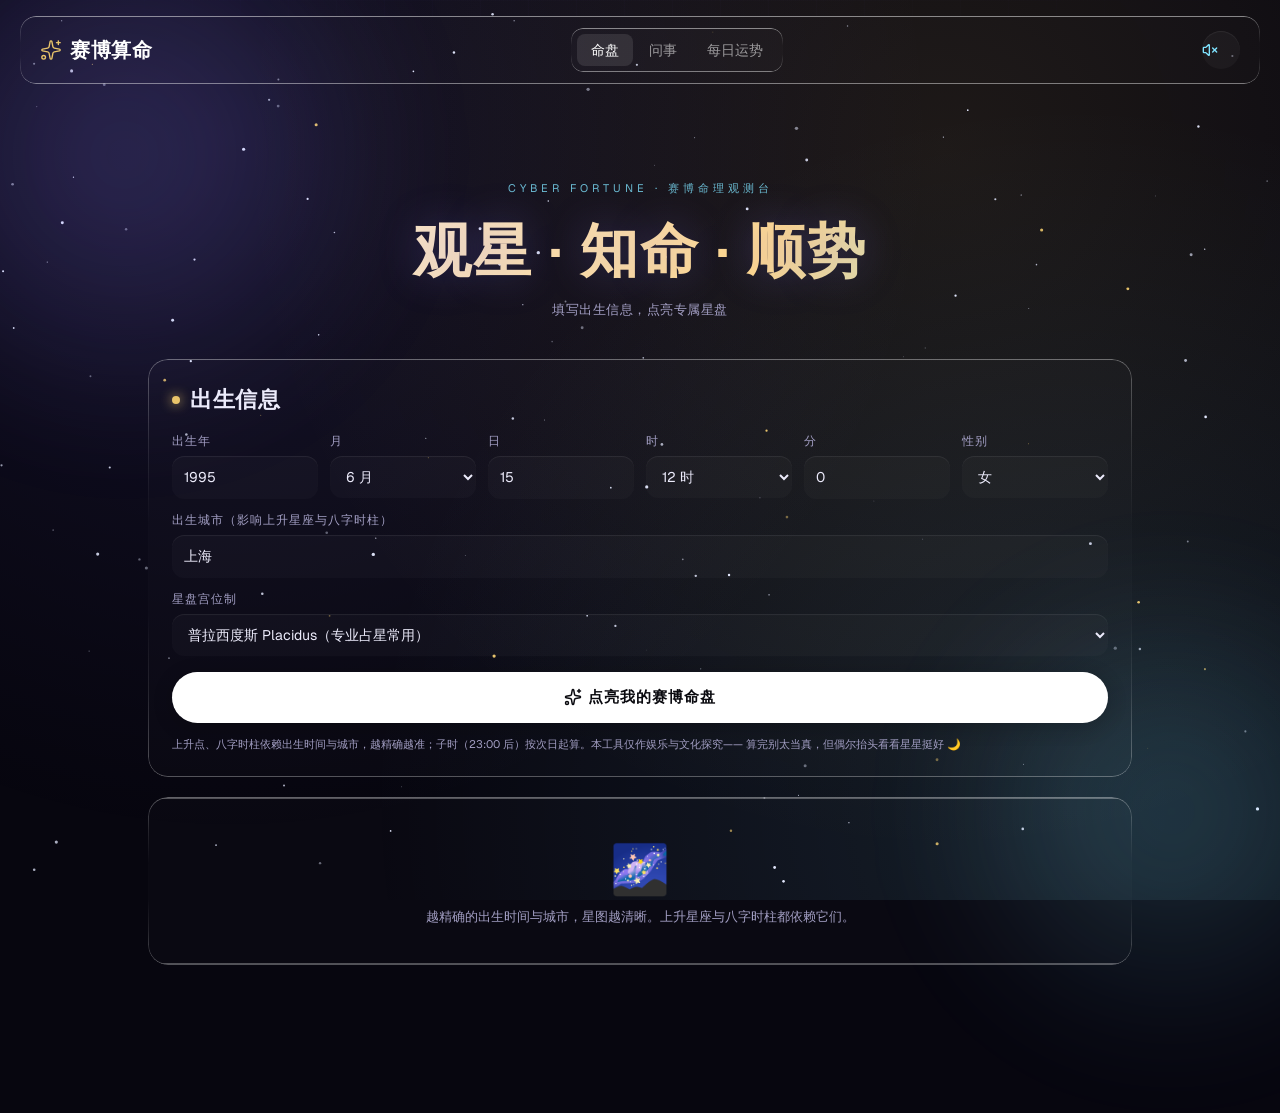
<file: projects/cyber-fortune/index.html>
<!doctype html>
<html lang="zh-CN">
  <head>
    <meta charset="UTF-8" />
    <link rel="icon" type="image/svg+xml" href="./favicon.svg" />
    <meta name="viewport" content="width=device-width, initial-scale=1.0" />
    <meta name="theme-color" content="#07060f" />
    <meta name="description" content="赛博算命 · 输入出生信息，生成星座 / 星盘 / 八字，查看近几年趋势、问事搜索与每日运势。" />
    <title>赛博算命 · CYBER FORTUNE</title>
    <link rel="preconnect" href="https://fonts.googleapis.com" />
    <link rel="preconnect" href="https://fonts.gstatic.com" crossorigin />
    <link
      href="https://fonts.googleapis.com/css2?family=Geist:wght@300;400;500;600;700&display=swap"
      rel="stylesheet"
    />
    <script type="module" crossorigin src="./assets/index-f6s4xQHx.js"></script>
    <link rel="stylesheet" crossorigin href="./assets/index-D9VMGQdT.css">
  </head>
  <body>
    <div id="root"></div>
  </body>
</html>
</file>
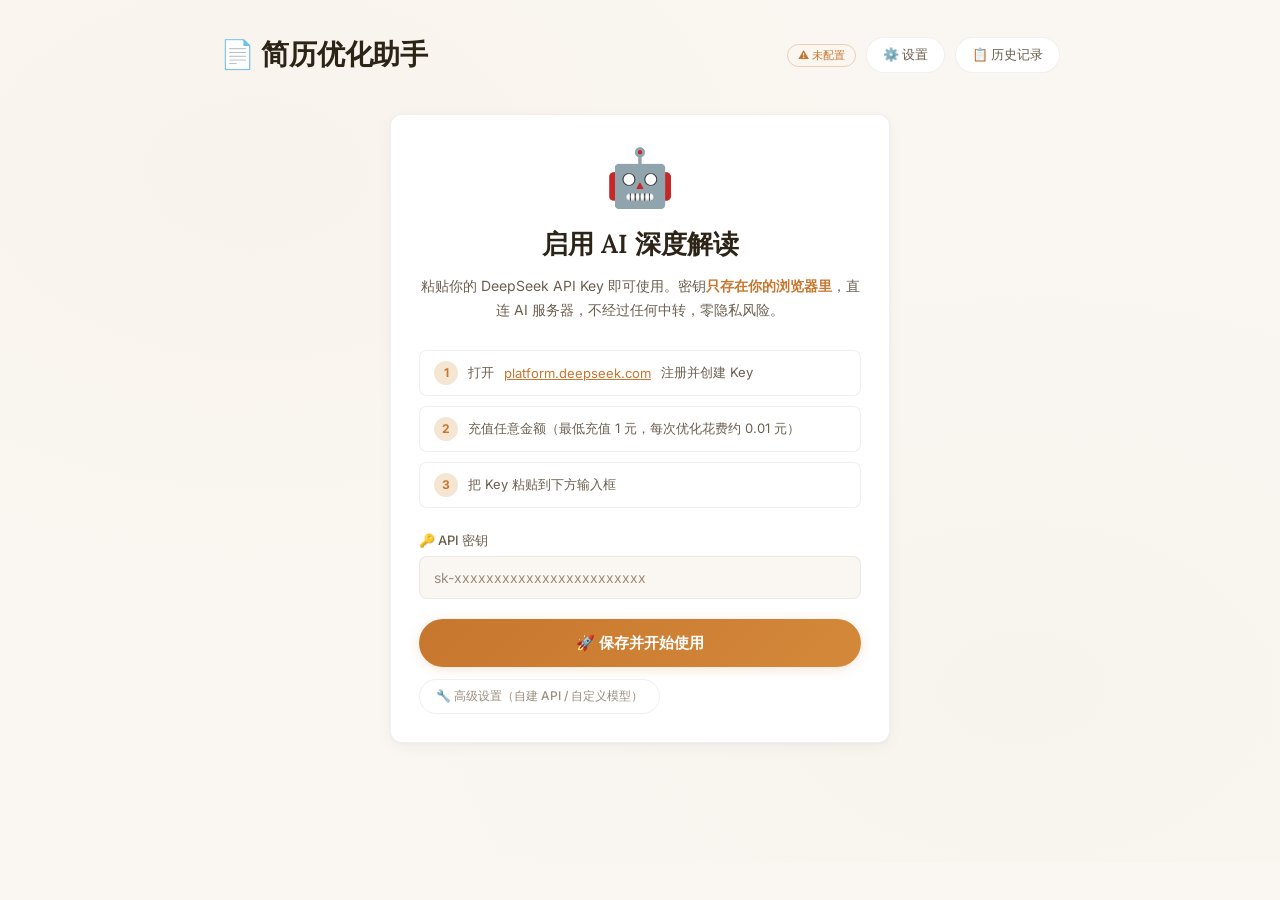
<file: projects/resume-optimizer/index.html>
<!DOCTYPE html>
<html lang="zh-CN">
<head>
<meta charset="UTF-8">
<meta name="viewport" content="width=device-width, initial-scale=1.0">
<meta name="color-scheme" content="light">
<meta name="theme-color" content="#faf7f2">
<title>简历优化助手</title>
<style>
/* ===== Warm Paper Theme ===== */
@import url('https://fonts.googleapis.com/css2?family=Inter:wght@400;500;600;700&family=Lora:ital,wght@0,500;0,600;0,700;1,400&display=swap');

:root {
  --bg-page: #faf7f2;
  --bg-card: #ffffff;
  --bg-card-hover: #fefcf8;
  --bg-input: #faf7f2;
  --accent: #c7762e;
  --accent-warm: #d4893a;
  --accent-light: #f5e6d3;
  --green: #6b8f71;
  --coral: #c97a6a;
  --gold: #b8943e;
  --text-primary: #2d2418;
  --text-secondary: #6b5e4e;
  --text-muted: #9b8d7e;
  --border-subtle: rgba(0,0,0,0.06);
  --border-warm: rgba(180,150,120,0.2);
  --radius: 12px;
  --radius-sm: 8px;
  --font-sans: 'Inter','PingFang SC','Microsoft YaHei',sans-serif;
  --font-serif: 'Lora','Songti SC','STSong','SimSun',serif;
}

*,*::before,*::after{box-sizing:border-box;margin:0;padding:0}
html{min-height:100%;background:var(--bg-page)}
body{
  min-height:100%;font-family:var(--font-sans);
  background:var(--bg-page);color:var(--text-primary);
  -webkit-font-smoothing:antialiased;
  background-image:
    radial-gradient(ellipse at 20% 20%, rgba(199,118,46,0.03) 0%, transparent 50%),
    radial-gradient(ellipse at 80% 80%, rgba(180,150,120,0.04) 0%, transparent 50%);
}
body.modal-open{overflow:hidden}
a{text-decoration:none;color:inherit}
button{font-family:inherit;border:none;cursor:pointer;background:none;color:inherit;font-size:inherit}

/* ===== Layout ===== */
.app{max-width:880px;margin:0 auto;padding:36px 20px 80px}
.topbar{display:flex;align-items:center;justify-content:space-between;margin-bottom:36px;flex-wrap:wrap;gap:16px}
.topbar h1{
  font-family:var(--font-serif);font-size:28px;font-weight:600;
  color:var(--text-primary);letter-spacing:-0.3px;
}
.topbar-actions{display:flex;gap:10px;align-items:center}
.btn-sm{
  padding:8px 16px;border-radius:20px;font-size:13px;font-weight:500;
  border:1px solid var(--border-subtle);color:var(--text-secondary);
  background:var(--bg-card);transition:all 200ms;
}
.btn-sm:hover{border-color:var(--border-warm);color:var(--text-primary);box-shadow:0 2px 8px rgba(0,0,0,0.04)}
.btn-sm.active{background:var(--accent-light);border-color:var(--accent);color:var(--accent);font-weight:600}

.badge{font-size:11px;padding:3px 10px;border-radius:20px;border:1px solid rgba(107,143,113,0.3);color:var(--green);font-weight:500}

/* ===== Sections ===== */
.section{display:none}
.section.active{display:block;animation:fadeIn .4s ease}

/* ===== Card ===== */
.card{
  background:var(--bg-card);border:1px solid var(--border-subtle);
  border-radius:var(--radius);padding:28px;margin-bottom:20px;
  box-shadow:0 1px 3px rgba(0,0,0,0.03),0 4px 16px rgba(0,0,0,0.04);
}
.card h3{font-family:var(--font-serif);font-size:18px;font-weight:600;margin-bottom:16px;display:flex;align-items:center;gap:8px;color:var(--text-primary)}

/* ===== Form ===== */
.form-grid{display:grid;grid-template-columns:1fr 1fr;gap:16px}
.form-grid .full{grid-column:1/-1}
@media(max-width:600px){.form-grid{grid-template-columns:1fr}}
.field{display:flex;flex-direction:column;gap:6px}
.field label{font-size:13px;color:var(--text-secondary);font-weight:500}
.field input,.field textarea,.field select{
  padding:12px 14px;border-radius:var(--radius-sm);border:1px solid var(--border-subtle);
  background:var(--bg-input);color:var(--text-primary);font-size:14px;
  font-family:inherit;resize:vertical;transition:border-color 200ms,box-shadow 200ms;
}
.field input:focus,.field textarea:focus,.field select:focus{
  outline:none;border-color:var(--accent);box-shadow:0 0 0 3px rgba(199,118,46,0.08);
}
.field textarea{min-height:180px;line-height:1.7}
.field select{appearance:none;-webkit-appearance:none;cursor:pointer}
::placeholder{color:var(--text-muted)}

/* ===== Buttons ===== */
.btn{
  display:inline-flex;align-items:center;gap:8px;
  padding:14px 32px;border-radius:28px;font-size:15px;font-weight:600;
  transition:all 200ms;
}
.btn-primary{
  background:linear-gradient(135deg,var(--accent),var(--accent-warm));
  color:#fff;box-shadow:0 2px 12px rgba(199,118,46,0.2);
}
.btn-primary:hover{transform:translateY(-1px);box-shadow:0 4px 20px rgba(199,118,46,0.3)}
.btn-primary:disabled{opacity:0.4;cursor:not-allowed;transform:none;box-shadow:none}
.btn-outline{border:1px solid var(--border-subtle);color:var(--text-secondary);background:var(--bg-card)}
.btn-outline:hover{border-color:var(--border-warm);color:var(--text-primary)}

/* ===== Setup Page ===== */
.api-form{max-width:500px;margin:40px auto}
.api-form .btn{width:100%;justify-content:center;margin-top:20px}
.help-text{font-size:12px;color:var(--text-muted);margin-top:8px;line-height:1.6}
.help-text code{font-family:'SF Mono','Cascadia Code','Consolas',monospace;color:var(--accent);font-size:11px;background:var(--accent-light);padding:1px 6px;border-radius:4px}

/* ===== Loading ===== */
.loading-overlay{
  position:fixed;inset:0;z-index:100;
  background:rgba(250,247,242,0.9);display:flex;
  flex-direction:column;align-items:center;justify-content:center;gap:16px;
}
.loading-spin{font-size:48px;animation:pulse 1.2s ease-in-out infinite}
@keyframes pulse{0%,100%{opacity:1}50%{opacity:0.4}}
.loading-text{font-family:var(--font-serif);font-size:15px;color:var(--text-secondary)}

/* ===== Match Score Gauge ===== */
.score-row{display:flex;align-items:center;gap:24px;flex-wrap:wrap}
.gauge{position:relative;width:100px;height:100px;flex-shrink:0}
.gauge svg{width:100%;height:100%;transform:rotate(-90deg)}
.gauge-bg{fill:none;stroke:rgba(0,0,0,0.05);stroke-width:5}
.gauge-fill{fill:none;stroke-width:5;stroke-linecap:round;transition:stroke-dashoffset 1.2s cubic-bezier(0.4,0,0.2,1)}
.gauge-val{position:absolute;top:50%;left:50%;transform:translate(-50%,-50%);font-family:var(--font-serif);font-size:28px;font-weight:700;color:var(--accent)}
.score-meta{flex:1;min-width:200px}
.score-meta p{font-size:14px;color:var(--text-secondary);line-height:1.6}

/* ===== Suggestions ===== */
.sugg-list{display:flex;flex-direction:column;gap:10px}
.sugg-item{display:flex;gap:12px;padding:14px 16px;border-radius:var(--radius-sm);background:var(--accent-light);border:1px solid rgba(199,118,46,0.08)}
.sugg-num{flex-shrink:0;width:26px;height:26px;border-radius:50%;background:var(--accent);display:flex;align-items:center;justify-content:center;font-size:12px;font-weight:700;color:#fff}
.sugg-text{font-size:14px;color:var(--text-primary);line-height:1.6}

/* ===== Comparison ===== */
.diff-grid{display:grid;grid-template-columns:1fr 1fr;gap:16px}
@media(max-width:600px){.diff-grid{grid-template-columns:1fr}}
.diff-col{border-radius:var(--radius-sm);padding:18px;overflow:hidden}
.diff-col.before{background:rgba(201,122,106,0.06);border:1px solid rgba(201,122,106,0.12)}
.diff-col.after{background:rgba(107,143,113,0.06);border:1px solid rgba(107,143,113,0.12)}
.diff-col h4{font-family:var(--font-serif);font-size:14px;font-weight:600;margin-bottom:12px}
.diff-col.before h4{color:var(--coral)}
.diff-col.after h4{color:var(--green)}
.diff-content{font-size:13px;line-height:1.8;white-space:pre-wrap;color:var(--text-secondary);max-height:400px;overflow-y:auto}

/* ===== Changes ===== */
.change-item{padding:16px;border-radius:var(--radius-sm);background:rgba(0,0,0,0.01);border:1px solid var(--border-subtle);margin-bottom:10px}
.change-type{display:inline-block;padding:2px 10px;border-radius:12px;font-size:11px;font-weight:600;margin-bottom:8px}
.change-type.add{background:rgba(107,143,113,0.12);color:var(--green)}
.change-type.modify{background:var(--accent-light);color:var(--accent)}
.change-type.highlight{background:rgba(184,148,62,0.12);color:var(--gold)}
.change-row{display:flex;flex-direction:column;gap:4px;font-size:13px;line-height:1.6}
.change-orig{color:var(--coral);text-decoration:line-through;text-decoration-color:rgba(201,122,106,0.3)}
.change-new{color:var(--green)}
.change-reason{color:var(--text-muted);font-size:12px;margin-top:4px;font-style:italic}

/* ===== Followup ===== */
.followup-box{margin-top:20px;display:flex;gap:10px}
.followup-box input{flex:1;padding:12px 14px;border-radius:var(--radius-sm);border:1px solid var(--border-subtle);background:var(--bg-input);color:var(--text-primary);font-size:14px;font-family:inherit}
.followup-box input:focus{outline:none;border-color:var(--accent);box-shadow:0 0 0 3px rgba(199,118,46,0.08)}

/* ===== History ===== */
.history-list{display:flex;flex-direction:column;gap:8px}
.history-item{
  display:flex;align-items:center;justify-content:space-between;
  padding:14px 18px;border-radius:var(--radius-sm);background:var(--bg-card);
  border:1px solid var(--border-subtle);cursor:pointer;transition:all 200ms;
  flex-wrap:wrap;gap:10px;
}
.history-item:hover{border-color:var(--border-warm);box-shadow:0 2px 12px rgba(0,0,0,0.04)}
.history-item .info{flex:1;min-width:200px}
.history-item .info .title{font-size:14px;font-weight:500}
.history-item .info .meta{font-size:12px;color:var(--text-muted);margin-top:4px}
.history-item .score{font-family:var(--font-serif);font-size:20px;font-weight:700;color:var(--accent)}
.history-item .del-btn{color:var(--coral);font-size:18px;padding:4px 8px;border-radius:6px}
.history-item .del-btn:hover{background:rgba(201,122,106,0.1)}
.empty-state{text-align:center;padding:40px;color:var(--text-muted);font-size:15px}

/* ===== Setup Hero ===== */
.setup-hero{text-align:center;margin-bottom:28px}
.setup-icon{font-size:56px;display:block;margin-bottom:16px}
.setup-hero h2{font-family:var(--font-serif);font-size:26px;font-weight:600;margin-bottom:12px;color:var(--text-primary)}
.setup-sub{font-size:14px;color:var(--text-secondary);line-height:1.7;max-width:460px;margin:0 auto}
.setup-sub strong{color:var(--accent)}
.setup-steps{margin:24px 0;display:flex;flex-direction:column;gap:10px}
.step{display:flex;align-items:center;gap:10px;font-size:13px;color:var(--text-secondary);padding:10px 14px;border-radius:var(--radius-sm);background:var(--bg-card);border:1px solid var(--border-subtle)}
.step-num{flex-shrink:0;width:24px;height:24px;border-radius:50%;background:var(--accent-light);color:var(--accent);display:flex;align-items:center;justify-content:center;font-size:12px;font-weight:700}
.step a{color:var(--accent);text-decoration:underline}

/* ===== No-API Banner ===== */
.no-api-banner{
  display:flex;align-items:center;gap:16px;
  padding:16px 20px;margin-bottom:20px;
  border-radius:var(--radius);
  background:linear-gradient(135deg,rgba(199,118,46,0.06),rgba(184,148,62,0.04));
  border:1px solid rgba(199,118,46,0.15);
  flex-wrap:wrap;
}
.no-api-icon{font-size:32px;flex-shrink:0}
.no-api-text{flex:1;min-width:200px;display:flex;flex-direction:column;gap:4px}
.no-api-text strong{font-size:15px;color:var(--accent)}
.no-api-text span{font-size:13px;color:var(--text-secondary);line-height:1.5}
.no-api-banner .btn-sm{border-color:rgba(199,118,46,0.2);color:var(--accent);white-space:nowrap}
.no-api-banner .btn-sm:hover{background:var(--accent-light)}

/* ===== Badges ===== */
.badge-ok{border-color:rgba(107,143,113,0.3);color:var(--green)}
.badge-warn{border-color:rgba(199,118,46,0.3);color:var(--accent)}

/* ===== Scrollbar ===== */
::-webkit-scrollbar{width:4px}
::-webkit-scrollbar-track{background:transparent}
::-webkit-scrollbar-thumb{background:rgba(0,0,0,0.08);border-radius:2px}
::-webkit-scrollbar-thumb:hover{background:rgba(0,0,0,0.15)}

/* ===== Animations ===== */
@keyframes fadeIn{from{opacity:0;transform:translateY(8px)}to{opacity:1;transform:translateY(0)}}
</style>
</head>
<body>
<div class="app">
  <!-- Top Bar -->
  <div class="topbar">
    <h1>📄 简历优化助手</h1>
    <div class="topbar-actions">
      <span id="statusBadge" class="badge badge-ok">🔑 已配置</span>
      <button class="btn-sm" id="btnSettings" onclick="showSetup()">⚙️ 设置</button>
      <button class="btn-sm" id="btnHistory" onclick="toggleHistory()">📋 历史记录</button>
    </div>
  </div>

  <!-- Setup Page -->
  <div id="setupSection" class="section">
    <div class="card api-form">
      <div class="setup-hero">
        <span class="setup-icon">🤖</span>
        <h2>启用 AI 深度解读</h2>
        <p class="setup-sub">粘贴你的 DeepSeek API Key 即可使用。密钥<strong>只存在你的浏览器里</strong>，直连 AI 服务器，不经过任何中转，零隐私风险。</p>
      </div>
      <div class="setup-steps">
        <div class="step"><span class="step-num">1</span> 打开 <a href="https://platform.deepseek.com/api_keys" target="_blank" rel="noopener">platform.deepseek.com</a> 注册并创建 Key</div>
        <div class="step"><span class="step-num">2</span> 充值任意金额（最低充值 1 元，每次优化花费约 0.01 元）</div>
        <div class="step"><span class="step-num">3</span> 把 Key 粘贴到下方输入框</div>
      </div>
      <div class="form-grid">
        <div class="field full">
          <label>🔑 API 密钥</label>
          <input type="password" id="apiKeyInput" placeholder="sk-xxxxxxxxxxxxxxxxxxxxxxxx" autocomplete="off">
        </div>
      </div>
      <button class="btn btn-primary btn-setup" onclick="saveConfig()">🚀 保存并开始使用</button>
      <button class="btn-sm" onclick="toggleAdvanced()" style="margin-top:12px;font-size:12px;color:var(--text-muted)">🔧 高级设置（自建 API / 自定义模型）</button>
      <div id="advancedFields" style="display:none;margin-top:16px">
        <div class="form-grid">
          <div class="field full">
            <label>API 地址</label>
            <input type="text" id="apiUrlInput" placeholder="https://api.deepseek.com/anthropic">
          </div>
          <div class="field full">
            <label>模型名称</label>
            <input type="text" id="modelInput" placeholder="deepseek-v4-pro">
          </div>
        </div>
      </div>
    </div>
  </div>

  <!-- Main Page -->
  <div id="mainSection" class="section">
    <!-- API Unconfigured Banner -->
    <div id="noApiBanner" class="no-api-banner" style="display:none">
      <div class="no-api-icon">🔑</div>
      <div class="no-api-text">
        <strong>尚未配置 API 密钥</strong>
        <span>粘贴 DeepSeek Key 即可启用 AI 深度优化。密钥仅存本地浏览器，直连 AI 不经过任何服务器。</span>
      </div>
      <button class="btn btn-sm" onclick="showSetup()">立即配置 →</button>
    </div>
    <!-- Input -->
    <div class="card">
      <h3>📝 简历内容</h3>
      <div class="field" style="margin-bottom:16px">
        <textarea id="resumeInput" placeholder="在此粘贴你的简历原文...&#10;&#10;示例：&#10;张三 | 前端开发工程师 | 3年经验&#10;● 主导公司官网重构，性能提升40%&#10;● 负责团队代码审查与技术分享&#10;● 精通 React / Vue / TypeScript"></textarea>
      </div>
      <div class="form-grid">
        <div class="field">
          <label>目标行业</label>
          <input type="text" id="industryInput" placeholder="如：互联网 / 金融 / 教育">
        </div>
        <div class="field">
          <label>目标岗位</label>
          <input type="text" id="positionInput" placeholder="如：高级前端工程师">
        </div>
        <div class="field full">
          <label>岗位要求（选填）</label>
          <textarea id="requirementsInput" placeholder="粘贴 JD 或写出关键要求，越具体优化效果越好&#10;如：&#10;● 5年以上 React 经验&#10;● 有团队管理经历&#10;● 熟悉 Node.js 后端开发" style="min-height:100px"></textarea>
        </div>
      </div>
      <button class="btn btn-primary" id="btnOptimize" onclick="optimize()" style="margin-top:20px">
        🚀 开始优化
      </button>
    </div>

    <!-- Results -->
    <div id="resultsArea"></div>
  </div>

  <!-- History Page -->
  <div id="historySection" class="section">
    <div class="card">
      <h3>📋 历史记录</h3>
      <div id="historyList" class="history-list"></div>
    </div>
  </div>
</div>

<!-- Loading Overlay -->
<div id="loadingOverlay" class="loading-overlay" style="display:none">
  <div class="loading-spin">🤖</div>
  <div class="loading-text" id="loadingText">正在分析并优化简历…</div>
</div>

<script>
// ==================== STATE ====================
const LS_KEY = 'resume_optimizer_web';
const HISTORY_KEY = 'resume_optimizer_history';

function loadConfig() {
  try { return JSON.parse(localStorage.getItem(LS_KEY)) || {}; }
  catch { return {}; }
}
function saveConfigToLS(cfg) { localStorage.setItem(LS_KEY, JSON.stringify(cfg)); }
function loadHistory() {
  try { return JSON.parse(localStorage.getItem(HISTORY_KEY)) || []; }
  catch { return []; }
}
function saveHistory(list) { localStorage.setItem(HISTORY_KEY, JSON.stringify(list)); }

let config = loadConfig();
let currentRecord = null;

// ==================== NAVIGATION ====================
function showMain() {
  document.getElementById('setupSection').classList.remove('active');
  document.getElementById('mainSection').classList.add('active');
  document.getElementById('historySection').classList.remove('active');
}
function showSetup() {
  const cfg = loadConfig();
  document.getElementById('apiKeyInput').value = cfg.apiKey || '';
  document.getElementById('apiUrlInput').value = cfg.apiUrl || 'https://api.deepseek.com/anthropic';
  document.getElementById('modelInput').value = cfg.model || '';
  document.getElementById('setupSection').classList.add('active');
  document.getElementById('mainSection').classList.remove('active');
  document.getElementById('historySection').classList.remove('active');
  document.getElementById('advancedFields').style.display = 'none';
}

function toggleAdvanced() {
  const el = document.getElementById('advancedFields');
  el.style.display = el.style.display === 'none' ? 'block' : 'none';
}

function toggleHistory() {
  const hs = document.getElementById('historySection');
  if (hs.classList.contains('active')) {
    showMain();
    document.getElementById('btnHistory').classList.remove('active');
  } else {
    renderHistory();
    hs.classList.add('active');
    document.getElementById('mainSection').classList.remove('active');
    document.getElementById('setupSection').classList.remove('active');
    document.getElementById('btnHistory').classList.add('active');
  }
}

// ==================== SETUP ====================
function saveConfig() {
  config.apiKey = document.getElementById('apiKeyInput').value.trim();
  config.apiUrl = document.getElementById('apiUrlInput').value.trim().replace(/\/$/, '') || 'https://api.deepseek.com/anthropic';
  config.model = document.getElementById('modelInput').value.trim() || 'deepseek-v4-pro';
  if (!config.apiKey) { alert('请输入 API 密钥'); return; }

  saveConfigToLS(config);
  document.getElementById('statusBadge').textContent = '🔑 已配置';
  document.getElementById('statusBadge').className = 'badge badge-ok';
  document.getElementById('noApiBanner').style.display = 'none';
  showMain();
}

// ==================== LOADING ====================
let loadingTimer = null;
function showLoading(text) {
  document.getElementById('loadingText').textContent = text || '正在分析并优化简历…';
  document.getElementById('loadingOverlay').style.display = 'flex';
  document.body.classList.add('modal-open');
}
function hideLoading() {
  document.getElementById('loadingOverlay').style.display = 'none';
  document.body.classList.remove('modal-open');
  if (loadingTimer) { clearInterval(loadingTimer); loadingTimer = null; }
}

// ==================== OPTIMIZE ====================
async function optimize() {
  if (!config.apiKey) { alert('请先配置 API 密钥'); showSetup(); return; }

  const resume = document.getElementById('resumeInput').value.trim();
  if (!resume) { alert('请粘贴简历内容'); return; }

  const industry = document.getElementById('industryInput').value.trim();
  const position = document.getElementById('positionInput').value.trim();
  if (!position) { alert('请至少填写目标岗位'); return; }
  const requirements = document.getElementById('requirementsInput').value.trim();

  const jobInfo = { industry: industry || '未指定', position, requirements: requirements || '未指定' };

  document.getElementById('btnOptimize').disabled = true;
  showLoading('正在分析并优化简历…');

  try {
    const result = await callAI(buildPrompt(resume, jobInfo));
    const data = parseAIResponse(result);
    data.jobInfo = jobInfo;
    data.originalContent = resume;
    data.timestamp = Date.now();
    data.id = 'rec_' + Date.now();

    currentRecord = data;
    renderResults(data);

    // Save history
    const history = loadHistory();
    history.unshift({ id: data.id, position, timestamp: data.timestamp, matchScore: data.match_score });
    if (history.length > 50) history.length = 50;
    saveHistory(history);
  } catch (e) {
    alert('优化失败：' + (e.message || '未知错误'));
    console.error(e);
  } finally {
    document.getElementById('btnOptimize').disabled = false;
    hideLoading();
  }
}

// ==================== FOLLOWUP ====================
async function followup() {
  if (!currentRecord) return;
  const input = document.getElementById('followupInput');
  const feedback = input.value.trim();
  if (!feedback) return;

  input.value = '';
  showLoading('正在根据反馈继续优化…');

  try {
    const lastContent = currentRecord.optimized_content || '';
    const result = await callAI(buildFollowupPrompt(lastContent, feedback));
    const data = parseAIResponse(result);
    data.jobInfo = currentRecord.jobInfo;
    data.originalContent = currentRecord.originalContent;
    data.followup = true;
    data.timestamp = Date.now();
    data.id = 'rec_' + Date.now();

    currentRecord = data;
    renderResults(data);
  } catch (e) {
    alert('优化失败：' + (e.message || '未知错误'));
    console.error(e);
  } finally {
    hideLoading();
  }
}

// ==================== AI CALL ====================
async function callAI(prompt) {
  const url = `${config.apiUrl}/v1/messages`;
  const resp = await fetch(url, {
    method: 'POST',
    headers: {
      'Content-Type': 'application/json',
      'Authorization': `Bearer ${config.apiKey}`,
    },
    body: JSON.stringify({
      model: config.model || 'deepseek-v4-pro',
      max_tokens: 4000,
      messages: [{ role: 'user', content: prompt }]
    })
  });

  if (!resp.ok) {
    const errText = await resp.text().catch(() => '');
    throw new Error(`API 返回 ${resp.status}${errText ? ': ' + errText.slice(0, 200) : ''}`);
  }

  const data = await resp.json();
  const content = data?.content || [];
  const textBlock = content.find(b => b.type === 'text');
  if (!textBlock) throw new Error('API 返回格式异常，未找到文本内容');
  return textBlock.text || '';
}

function parseAIResponse(text) {
  // Try direct JSON
  try { return JSON.parse(text); } catch {}
  // Try extract JSON block
  const m = text.match(/\{[\s\S]*\}/);
  if (m) {
    try { return JSON.parse(m[0]); } catch {}
  }
  // Fallback: treat whole text as optimized content
  return { match_score: null, suggestions: [], optimized_content: text, changes: [] };
}

// ==================== PROMPTS ====================
function buildPrompt(resume, jobInfo) {
  return `你是一位专业的简历优化顾问。请根据以下信息优化简历：

【目标岗位信息】
行业/领域: ${jobInfo.industry}
岗位名称: ${jobInfo.position}
岗位要求: ${jobInfo.requirements}

【原始简历内容】
${resume}

请完成以下任务：
1. 分析简历与目标岗位的匹配度 (0-100分)
2. 识别简历中的不足之处
3. 提供具体优化建议 (3-5条)
4. 重写简历内容，突出与岗位要求匹配的技能和经历
5. 详细说明修改位置和理由

请严格按照以下 JSON 格式返回结果（不要添加任何其他文字）：

{
  "match_score": 匹配度评分(数字0-100),
  "suggestions": ["优化建议1","优化建议2","优化建议3"],
  "optimized_content": "优化后的完整简历内容",
  "changes": [{"type":"修改类型(内容补充/格式调整/重点突出)","original":"原始内容片段","optimized":"修改后内容","reason":"修改理由"}]
}

注意：JSON 必须是有效的，不要在 JSON 外添加任何说明文字。`;
}

function buildFollowupPrompt(previousContent, feedback) {
  return `用户对之前的简历优化结果有以下反馈，请根据反馈进一步优化简历：

【当前优化后的简历内容】
${previousContent}

【用户反馈】
${feedback}

请根据用户反馈修改简历，并以 JSON 格式返回：

{
  "optimized_content": "修改后的完整简历内容",
  "changes": [{"type":"修改类型","original":"原始内容片段","optimized":"修改后内容","reason":"修改理由"}]
}

注意：JSON 必须是有效的，不要在 JSON 外添加任何说明文字。`;
}

// ==================== RENDER ====================
function renderResults(data) {
  const area = document.getElementById('resultsArea');
  let scoreColor;
  const s = data.match_score;
  if (s == null) scoreColor = 'var(--accent-cyan)';
  else if (s >= 80) scoreColor = 'var(--accent-green)';
  else if (s >= 60) scoreColor = 'var(--accent-gold)';
  else scoreColor = 'var(--accent-coral)';

  const scoreHTML = s != null ? `
    <div class="card">
      <h3>📊 匹配度分析</h3>
      <div class="score-row">
        <div class="gauge">
          <svg viewBox="0 0 100 100">
            <circle class="gauge-bg" cx="50" cy="50" r="42"/>
            <circle class="gauge-fill" cx="50" cy="50" r="42"
              stroke="${scoreColor}"
              stroke-dasharray="${2 * Math.PI * 42}"
              stroke-dashoffset="${2 * Math.PI * 42 * (1 - s/100)}" id="gaugeArc"/>
          </svg>
          <div class="gauge-val" style="color:${scoreColor}">${s}</div>
        </div>
        <div class="score-meta">
          <p>匹配度评分：<strong style="color:${scoreColor}">${s}/100</strong></p>
          <p style="margin-top:4px">${s >= 80 ? '🎯 简历与岗位高度匹配，可直接投递'
            : s >= 60 ? '👍 匹配度良好，优化后可提升竞争力'
            : '📝 建议根据优化建议大幅调整后再投递'}</p>
        </div>
      </div>
    </div>
  ` : '';

  const suggHTML = data.suggestions?.length ? `
    <div class="card">
      <h3>💡 优化建议</h3>
      <div class="sugg-list">
        ${data.suggestions.map((t, i) => `
          <div class="sugg-item">
            <div class="sugg-num">${i + 1}</div>
            <div class="sugg-text">${escHtml(t)}</div>
          </div>
        `).join('')}
      </div>
    </div>
  ` : '';

  const changesHTML = data.changes?.length ? `
    <div class="card">
      <h3>📝 修改详情</h3>
      ${data.changes.map(c => {
        const typeClass = c.type?.includes('补充') ? 'add' : c.type?.includes('突出') ? 'highlight' : 'modify';
        return `<div class="change-item">
          <span class="change-type ${typeClass}">${escHtml(c.type || '修改')}</span>
          <div class="change-row">
            <div class="change-orig">− ${escHtml(c.original || '')}</div>
            <div class="change-new">+ ${escHtml(c.optimized || '')}</div>
            ${c.reason ? `<div class="change-reason">💬 ${escHtml(c.reason)}</div>` : ''}
          </div>
        </div>`;
      }).join('')}
    </div>
  ` : '';

  const diffHTML = data.originalContent && data.optimized_content ? `
    <div class="card">
      <h3>🔍 修改前后对比</h3>
      <div class="diff-grid">
        <div class="diff-col before">
          <h4>📋 修改前</h4>
          <div class="diff-content">${escHtml(data.originalContent)}</div>
        </div>
        <div class="diff-col after">
          <h4>✨ 修改后</h4>
          <div class="diff-content">${escHtml(data.optimized_content)}</div>
        </div>
      </div>
    </div>
  ` : '';

  const followupHTML = `
    <div class="card">
      <h3>💬 继续优化</h3>
      <p style="font-size:14px;color:var(--text-secondary);margin-bottom:12px">对结果不满意？告诉 AI 你的想法，继续精修。</p>
      <div class="followup-box">
        <input type="text" id="followupInput" placeholder="如：请更突出管理经验 / 把项目经历写得更量化 / 缩短到一页纸"
          onkeydown="if(event.key==='Enter')followup()">
        <button class="btn btn-outline" onclick="followup()">发送 →</button>
      </div>
    </div>
  `;

  const downloadHTML = data.optimized_content ? `
    <div style="text-align:right;margin-bottom:20px">
      <button class="btn btn-outline" onclick="downloadResume()">📥 下载优化后简历</button>
    </div>
  ` : '';

  area.innerHTML = downloadHTML + scoreHTML + suggHTML + changesHTML + diffHTML + followupHTML;

  // Animate gauge
  if (s != null) {
    setTimeout(() => {
      const arc = document.getElementById('gaugeArc');
      if (arc) arc.style.strokeDashoffset = (2 * Math.PI * 42 * (1 - s/100));
    }, 100);
  }

  area.scrollIntoView({ behavior: 'smooth', block: 'start' });
}

function downloadResume() {
  if (!currentRecord?.optimized_content) return;
  const blob = new Blob([currentRecord.optimized_content], { type: 'text/plain;charset=utf-8' });
  const url = URL.createObjectURL(blob);
  const a = document.createElement('a');
  a.href = url;
  a.download = `优化简历_${currentRecord.jobInfo?.position || '未命名'}.txt`;
  a.click();
  URL.revokeObjectURL(url);
}

// ==================== HISTORY ====================
function renderHistory() {
  const history = loadHistory();
  const list = document.getElementById('historyList');
  if (!history.length) {
    list.innerHTML = '<div class="empty-state">📭 暂无历史记录</div>';
    return;
  }
  list.innerHTML = history.map(h => `
    <div class="history-item" onclick="loadRecord('${h.id}')">
      <div class="info">
        <div class="title">${escHtml(h.position || '未命名')}</div>
        <div class="meta">${new Date(h.timestamp).toLocaleString('zh-CN')}</div>
      </div>
      <div class="score">${h.matchScore != null ? h.matchScore + '分' : '—'}</div>
      <button class="del-btn" onclick="event.stopPropagation();deleteRecord('${h.id}')" title="删除">✕</button>
    </div>
  `).join('');
}

function loadRecord(id) {
  const history = loadHistory();
  const rec = history.find(h => h.id === id);
  if (!rec) return;

  // We only have summary in history, can't restore full detail
  // But we can restore from localStorage full records if saved
  alert('点击"开始优化"重新获取完整结果。历史记录仅保存摘要。');
}

function deleteRecord(id) {
  if (!confirm('确定删除这条记录？')) return;
  const history = loadHistory().filter(h => h.id !== id);
  saveHistory(history);
  renderHistory();
}

// ==================== UTILS ====================
function escHtml(s) {
  if (!s) return '';
  return String(s).replace(/&/g,'&amp;').replace(/</g,'&lt;').replace(/>/g,'&gt;').replace(/"/g,'&quot;');
}

// ==================== INIT ====================
(function init() {
  // Load saved resume/job from session
  try {
    const draft = JSON.parse(sessionStorage.getItem('resume_draft') || '{}');
    if (draft.resume) document.getElementById('resumeInput').value = draft.resume;
    if (draft.industry) document.getElementById('industryInput').value = draft.industry;
    if (draft.position) document.getElementById('positionInput').value = draft.position;
    if (draft.requirements) document.getElementById('requirementsInput').value = draft.requirements;
  } catch {}

  // Auto-save draft every 3s
  setInterval(() => {
    const draft = {
      resume: document.getElementById('resumeInput')?.value || '',
      industry: document.getElementById('industryInput')?.value || '',
      position: document.getElementById('positionInput')?.value || '',
      requirements: document.getElementById('requirementsInput')?.value || '',
    };
    sessionStorage.setItem('resume_draft', JSON.stringify(draft));
  }, 3000);

  if (config.apiKey) {
    document.getElementById('statusBadge').textContent = '🔑 已配置';
    document.getElementById('statusBadge').className = 'badge badge-ok';
    document.getElementById('noApiBanner').style.display = 'none';
    showMain();
  } else {
    document.getElementById('statusBadge').textContent = '⚠ 未配置';
    document.getElementById('statusBadge').className = 'badge badge-warn';
    document.getElementById('noApiBanner').style.display = 'flex';
    showSetup();
  }
})();
</script>
</body>
</html>
</file>
<file: projects/cyber-fortune/assets/index-D9VMGQdT.css>
/*! tailwindcss v4.3.3 | MIT License | https://tailwindcss.com */
@layer properties{@supports (((-webkit-hyphens:none)) and (not (margin-trim:inline))) or ((-moz-orient:inline) and (not (color:rgb(from red r g b)))){*,:before,:after,::backdrop{--tw-rotate-x:initial;--tw-rotate-y:initial;--tw-rotate-z:initial;--tw-skew-x:initial;--tw-skew-y:initial;--tw-border-style:solid;--tw-font-weight:initial;--tw-tracking:initial;--tw-shadow:0 0 #0000;--tw-shadow-color:initial;--tw-shadow-alpha:100%;--tw-inset-shadow:0 0 #0000;--tw-inset-shadow-color:initial;--tw-inset-shadow-alpha:100%;--tw-ring-color:initial;--tw-ring-shadow:0 0 #0000;--tw-inset-ring-color:initial;--tw-inset-ring-shadow:0 0 #0000;--tw-ring-inset:initial;--tw-ring-offset-width:0px;--tw-ring-offset-color:#fff;--tw-ring-offset-shadow:0 0 #0000;--tw-blur:initial;--tw-brightness:initial;--tw-contrast:initial;--tw-grayscale:initial;--tw-hue-rotate:initial;--tw-invert:initial;--tw-opacity:initial;--tw-saturate:initial;--tw-sepia:initial;--tw-drop-shadow:initial;--tw-drop-shadow-color:initial;--tw-drop-shadow-alpha:100%;--tw-drop-shadow-size:initial}}}@layer theme{:root,:host{--font-sans:-apple-system, BlinkMacSystemFont, "Segoe UI", Roboto, "Helvetica Neue", "Noto Sans", Arial, sans-serif, "Apple Color Emoji", "Segoe UI Emoji", "Segoe UI Symbol", "Noto Color Emoji";--font-mono:ui-monospace, SFMono-Regular, Menlo, Monaco, Consolas, "Liberation Mono", "Courier New", monospace;--color-white:#fff;--spacing:.25rem;--container-5xl:64rem;--text-sm:.875rem;--text-sm--line-height:calc(1.25 / .875);--text-base:1rem;--text-base--line-height:calc(1.5 / 1);--text-xl:1.25rem;--text-xl--line-height:calc(1.75 / 1.25);--font-weight-medium:500;--font-weight-semibold:600;--tracking-wide:.025em;--radius-sm:.25rem;--radius-lg:.5rem;--radius-xl:.75rem;--radius-2xl:1rem;--default-transition-duration:.15s;--default-transition-timing-function:cubic-bezier(.4, 0, .2, 1);--default-font-family:var(--font-sans);--default-mono-font-family:var(--font-mono)}}@layer base{*,:after,:before,::backdrop{box-sizing:border-box;border:0 solid;margin:0;padding:0}::file-selector-button{box-sizing:border-box;border:0 solid;margin:0;padding:0}html,:host{-webkit-text-size-adjust:100%;tab-size:4;line-height:1.5;font-family:var(--default-font-family,-apple-system, BlinkMacSystemFont, "Segoe UI", Roboto, "Helvetica Neue", "Noto Sans", Arial, sans-serif, "Apple Color Emoji", "Segoe UI Emoji", "Segoe UI Symbol", "Noto Color Emoji");font-feature-settings:var(--default-font-feature-settings,normal);font-variation-settings:var(--default-font-variation-settings,normal);-webkit-tap-highlight-color:transparent}hr{height:0;color:inherit;border-top-width:1px}abbr:where([title]){-webkit-text-decoration:underline dotted;text-decoration:underline dotted}h1,h2,h3,h4,h5,h6{font-size:inherit;font-weight:inherit}a{color:inherit;-webkit-text-decoration:inherit;-webkit-text-decoration:inherit;-webkit-text-decoration:inherit;-webkit-text-decoration:inherit;text-decoration:inherit}b,strong{font-weight:bolder}code,kbd,samp,pre{font-family:var(--default-mono-font-family,ui-monospace, SFMono-Regular, Menlo, Monaco, Consolas, "Liberation Mono", "Courier New", monospace);font-feature-settings:var(--default-mono-font-feature-settings,normal);font-variation-settings:var(--default-mono-font-variation-settings,normal);font-size:1em}small{font-size:80%}sub,sup{vertical-align:baseline;font-size:75%;line-height:0;position:relative}sub{bottom:-.25em}sup{top:-.5em}table{text-indent:0;border-color:inherit;border-collapse:collapse}:-moz-focusring:where(:not(iframe)){outline:auto}progress{vertical-align:baseline}summary{display:list-item}ol,ul,menu{list-style:none}img,svg,video,canvas,audio,iframe,embed,object{vertical-align:middle;display:block}img,video{max-width:100%;height:auto}button,input,select,optgroup,textarea{font:inherit;font-feature-settings:inherit;font-variation-settings:inherit;letter-spacing:inherit;color:inherit;opacity:1;background-color:#0000;border-radius:0}::file-selector-button{font:inherit;font-feature-settings:inherit;font-variation-settings:inherit;letter-spacing:inherit;color:inherit;opacity:1;background-color:#0000;border-radius:0}:where(select:is([multiple],[size])) optgroup{font-weight:bolder}:where(select:is([multiple],[size])) optgroup option{padding-inline-start:20px}::file-selector-button{margin-inline-end:4px}::placeholder{opacity:1}@supports (not ((-webkit-appearance:-apple-pay-button))) or (contain-intrinsic-size:1px){::placeholder{color:currentColor}@supports (color:color-mix(in lab, red, red)){::placeholder{color:color-mix(in oklab, currentcolor 50%, transparent)}}}textarea{resize:vertical}::-webkit-search-decoration{-webkit-appearance:none}::-webkit-date-and-time-value{min-height:1lh;text-align:inherit}::-webkit-datetime-edit{display:inline-flex}::-webkit-datetime-edit-fields-wrapper{padding:0}::-webkit-datetime-edit{padding-block:0}::-webkit-datetime-edit-year-field{padding-block:0}::-webkit-datetime-edit-month-field{padding-block:0}::-webkit-datetime-edit-day-field{padding-block:0}::-webkit-datetime-edit-hour-field{padding-block:0}::-webkit-datetime-edit-minute-field{padding-block:0}::-webkit-datetime-edit-second-field{padding-block:0}::-webkit-datetime-edit-millisecond-field{padding-block:0}::-webkit-datetime-edit-meridiem-field{padding-block:0}::-webkit-calendar-picker-indicator{line-height:1}:-moz-ui-invalid{box-shadow:none}button,input:where([type=button],[type=reset],[type=submit]){appearance:button}::file-selector-button{appearance:button}::-webkit-inner-spin-button{height:auto}::-webkit-outer-spin-button{height:auto}[hidden]:where(:not([hidden=until-found])){display:none!important}*{font-family:Geist,-apple-system,BlinkMacSystemFont,Segoe UI,PingFang SC,Microsoft YaHei,sans-serif}}@layer components{.liquid-glass{background-blend-mode:luminosity;-webkit-backdrop-filter:blur(4px);background:#ffffff03;border:none;position:relative;overflow:hidden;box-shadow:inset 0 1px 1px #ffffff1a}.liquid-glass:before{content:"";border-radius:inherit;-webkit-mask-composite:xor;pointer-events:none;-webkit-mask-composite:xor;-webkit-mask-source-type:auto,auto;-webkit-mask-composite:xor;-webkit-mask-source-type:auto,auto;background:linear-gradient(#ffffff73 0%,#ffffff26 20%,#fff0 40% 60%,#ffffff26 80%,#ffffff73 100%);padding:1.4px;position:absolute;inset:0;-webkit-mask-image:linear-gradient(#fff 0 0),linear-gradient(#fff 0 0);-webkit-mask-position:0 0,0 0;-webkit-mask-size:auto,auto;-webkit-mask-repeat:repeat,repeat;-webkit-mask-clip:content-box,border-box;-webkit-mask-origin:content-box,border-box;-webkit-mask-composite:xor;mask-composite:exclude;-webkit-mask-source-type:auto,auto;mask-mode:match-source,match-source}.panel{-webkit-backdrop-filter:blur(4px);border-radius:var(--radius);background:#ffffff04;border:none;margin-bottom:20px;padding:clamp(16px,3vw,24px);position:relative;overflow:hidden;box-shadow:inset 0 1px 1px #ffffff1a}.panel:before{content:"";border-radius:inherit;-webkit-mask-composite:xor;pointer-events:none;-webkit-mask-composite:xor;-webkit-mask-source-type:auto,auto;-webkit-mask-composite:xor;-webkit-mask-source-type:auto,auto;background:linear-gradient(#ffffff4d 0%,#ffffff1a 20%,#fff0 40% 60%,#ffffff1a 80%,#ffffff4d 100%);padding:1.4px;position:absolute;inset:0;-webkit-mask-image:linear-gradient(#fff 0 0),linear-gradient(#fff 0 0);-webkit-mask-position:0 0,0 0;-webkit-mask-size:auto,auto;-webkit-mask-repeat:repeat,repeat;-webkit-mask-clip:content-box,border-box;-webkit-mask-origin:content-box,border-box;-webkit-mask-composite:xor;mask-composite:exclude;-webkit-mask-source-type:auto,auto;mask-mode:match-source,match-source}}@layer utilities{.absolute{position:absolute}.fixed{position:fixed}.relative{position:relative}.sticky{position:sticky}.top-0{top:0}.z-10{z-index:10}.z-20{z-index:20}.mx-3{margin-inline:calc(var(--spacing) * 3)}.mx-auto{margin-inline:auto}.-mt-0\.5{margin-top:calc(var(--spacing) * -.5)}.mt-2{margin-top:calc(var(--spacing) * 2)}.mt-3{margin-top:calc(var(--spacing) * 3)}.mr-1\.5{margin-right:calc(var(--spacing) * 1.5)}.mb-3{margin-bottom:calc(var(--spacing) * 3)}.flex{display:flex}.grid{display:grid}.hidden{display:none}.inline-block{display:inline-block}.min-h-screen{min-height:100vh}.w-full{width:100%}.max-w-5xl{max-width:var(--container-5xl)}.shrink-0{flex-shrink:0}.grow{flex-grow:1}.transform{transform:var(--tw-rotate-x,) var(--tw-rotate-y,) var(--tw-rotate-z,) var(--tw-skew-x,) var(--tw-skew-y,)}.cursor-pointer{cursor:pointer}.resize{resize:both}.flex-col{flex-direction:column}.items-center{align-items:center}.justify-between{justify-content:space-between}.gap-0\.5{gap:calc(var(--spacing) * .5)}.gap-1{gap:var(--spacing)}.gap-2{gap:calc(var(--spacing) * 2)}.rounded-2xl{border-radius:var(--radius-2xl)}.rounded-lg{border-radius:var(--radius-lg)}.rounded-xl{border-radius:var(--radius-xl)}.border{border-style:var(--tw-border-style);border-width:1px}.border-t{border-top-style:var(--tw-border-style);border-top-width:1px}.border-white\/8{border-color:#ffffff14}@supports (color:color-mix(in lab, red, red)){.border-white\/8{border-color:color-mix(in oklab, var(--color-white) 8%, transparent)}}.bg-\[var\(--ink\)\]{background-color:var(--ink)}.bg-white\/10{background-color:#ffffff1a}@supports (color:color-mix(in lab, red, red)){.bg-white\/10{background-color:color-mix(in oklab, var(--color-white) 10%, transparent)}}.p-2{padding:calc(var(--spacing) * 2)}.p-3{padding:calc(var(--spacing) * 3)}.px-1{padding-inline:var(--spacing)}.px-1\.5{padding-inline:calc(var(--spacing) * 1.5)}.px-3{padding-inline:calc(var(--spacing) * 3)}.px-3\.5{padding-inline:calc(var(--spacing) * 3.5)}.px-4{padding-inline:calc(var(--spacing) * 4)}.py-1\.5{padding-block:calc(var(--spacing) * 1.5)}.py-3{padding-block:calc(var(--spacing) * 3)}.pt-3{padding-top:calc(var(--spacing) * 3)}.pt-16{padding-top:calc(var(--spacing) * 16)}.pb-8{padding-bottom:calc(var(--spacing) * 8)}.pb-32{padding-bottom:calc(var(--spacing) * 32)}.text-center{text-align:center}.text-left{text-align:left}.text-base{font-size:var(--text-base);line-height:var(--tw-leading,var(--text-base--line-height))}.text-sm{font-size:var(--text-sm);line-height:var(--tw-leading,var(--text-sm--line-height))}.font-medium{--tw-font-weight:var(--font-weight-medium);font-weight:var(--font-weight-medium)}.font-semibold{--tw-font-weight:var(--font-weight-semibold);font-weight:var(--font-weight-semibold)}.tracking-wide{--tw-tracking:var(--tracking-wide);letter-spacing:var(--tracking-wide)}.text-\[var\(--gold\)\]{color:var(--gold)}.text-white{color:var(--color-white)}.text-white\/55{color:#ffffff8c}@supports (color:color-mix(in lab, red, red)){.text-white\/55{color:color-mix(in oklab, var(--color-white) 55%, transparent)}}.text-white\/60{color:#fff9}@supports (color:color-mix(in lab, red, red)){.text-white\/60{color:color-mix(in oklab, var(--color-white) 60%, transparent)}}.italic{font-style:italic}.ring{--tw-ring-shadow:var(--tw-ring-inset,) 0 0 0 calc(1px + var(--tw-ring-offset-width)) var(--tw-ring-color,currentcolor);box-shadow:var(--tw-inset-shadow), var(--tw-inset-ring-shadow), var(--tw-ring-offset-shadow), var(--tw-ring-shadow), var(--tw-shadow)}.filter{filter:var(--tw-blur,) var(--tw-brightness,) var(--tw-contrast,) var(--tw-grayscale,) var(--tw-hue-rotate,) var(--tw-invert,) var(--tw-saturate,) var(--tw-sepia,) var(--tw-drop-shadow,)}.transition{transition-property:color,background-color,border-color,outline-color,text-decoration-color,fill,stroke,--tw-gradient-from,--tw-gradient-via,--tw-gradient-to,opacity,box-shadow,transform,translate,scale,rotate,filter,-webkit-backdrop-filter,backdrop-filter,display,content-visibility,overlay,pointer-events;transition-timing-function:var(--tw-ease,var(--default-transition-timing-function));transition-duration:var(--tw-duration,var(--default-transition-duration))}.transition-colors{transition-property:color,background-color,border-color,outline-color,text-decoration-color,fill,stroke,--tw-gradient-from,--tw-gradient-via,--tw-gradient-to;transition-timing-function:var(--tw-ease,var(--default-transition-timing-function));transition-duration:var(--tw-duration,var(--default-transition-duration))}@media (hover:hover){.hover\:bg-white\/5:hover{background-color:#ffffff0d}@supports (color:color-mix(in lab, red, red)){.hover\:bg-white\/5:hover{background-color:color-mix(in oklab, var(--color-white) 5%, transparent)}}.hover\:text-white:hover{color:var(--color-white)}.hover\:text-white\/85:hover{color:#ffffffd9}@supports (color:color-mix(in lab, red, red)){.hover\:text-white\/85:hover{color:color-mix(in oklab, var(--color-white) 85%, transparent)}}}@media (width>=40rem){.sm\:mx-5{margin-inline:calc(var(--spacing) * 5)}.sm\:mt-4{margin-top:calc(var(--spacing) * 4)}.sm\:px-5{padding-inline:calc(var(--spacing) * 5)}.sm\:pt-24{padding-top:calc(var(--spacing) * 24)}.sm\:text-xl{font-size:var(--text-xl);line-height:var(--tw-leading,var(--text-xl--line-height))}}@media (width>=48rem){.md\:flex{display:flex}.md\:hidden{display:none}}}:root{--ink:#07060f;--ink-2:#0b0918;--panel:#ffffff05;--panel-2:#ffffff08;--hair:#ffffff14;--hair-strong:#ffffff29;--violet:#8b7bff;--violet-deep:#5b4dff;--gold:#e9c46a;--gold-bright:#ffd98a;--ice:#7fe3ff;--magenta:#ff7eb6;--text:#ecebfb;--dim:#a39fc4;--good:#6ee0a8;--bad:#ff7a8a;--radius:20px;--radius-sm:12px;--shadow:0 18px 60px #00000073;--ease:cubic-bezier(.22, .8, .2, 1)}html,body,#root{height:100%;margin:0}body{background:var(--ink);color:var(--text);-webkit-font-smoothing:antialiased;text-rendering:optimizelegibility;min-height:100%;overflow-x:hidden}body:before{content:"";pointer-events:none;z-index:0;background-image:linear-gradient(#9682ff06 1px,#0000 1px),linear-gradient(90deg,#9682ff06 1px,#0000 1px);background-size:48px 48px;position:fixed;inset:0;-webkit-mask-image:radial-gradient(circle at 50% 25%,#000,#0000 88%);mask-image:radial-gradient(circle at 50% 25%,#000,#0000 88%)}.starfield{z-index:0;pointer-events:none;width:100%;height:100%;position:fixed;inset:0}.aura{filter:blur(64px);pointer-events:none;z-index:0;opacity:.45;will-change:transform;border-radius:50%;transition:transform .6s cubic-bezier(.22,.8,.2,1);position:fixed}.aura-1{width:46vw;height:46vw;transform:translate(calc(var(--mx,50vw) * -.025), calc(var(--my,30vh) * -.025));background:radial-gradient(circle,#8b7bff8c,#0000 70%);top:-10vw;left:-12vw}.aura-2{width:40vw;height:40vw;transform:translate(calc(var(--mx,50vw) * .03), calc(var(--my,30vh) * .03));background:radial-gradient(circle,#7fe3ff6b,#0000 70%);bottom:-12vw;right:-10vw}.has-cursor,.has-cursor *{cursor:none!important}.cursor-dot,.cursor-ring{z-index:10002;pointer-events:none;opacity:0;will-change:transform;transition:opacity .25s;position:fixed;top:0;left:0}.cursor-dot{mix-blend-mode:difference;background:#fff;border-radius:50%;width:6px;height:6px}.cursor-ring{width:34px;height:34px;transition:width .25s var(--ease), height .25s var(--ease), border-color .25s, opacity .25s;border:1.5px solid #e9c46ae6;border-radius:50%;box-shadow:0 0 18px #8b7bff80}.cursor-ring.is-hot{border-color:var(--gold-bright);width:54px;height:54px;box-shadow:0 0 26px #e9c46a99}.panel h2{letter-spacing:.5px;align-items:center;gap:10px;margin:0 0 16px;font-size:clamp(18px,2.4vw,22px);font-weight:600;display:flex}.panel h2 .dot{background:var(--gold);width:8px;height:8px;box-shadow:0 0 12px var(--gold);border-radius:50%;flex:none}.panel h3{color:var(--ice);letter-spacing:2px;text-transform:uppercase;margin:20px 0 10px;font-size:13px;font-weight:600}.muted{color:var(--dim);font-size:13px;line-height:1.8}.form-grid{grid-template-columns:repeat(auto-fit,minmax(140px,1fr));gap:12px;display:grid}.field{flex-direction:column;gap:6px;display:flex}.field label{color:var(--dim);letter-spacing:1px;font-size:12px}.field input,.field select{color:var(--text);border-radius:var(--radius-sm);background:#ffffff05;border:none;outline:none;padding:11px 12px;font-size:14px;transition:box-shadow .2s,background .2s;position:relative;box-shadow:inset 0 1px 1px #ffffff14}.field input:focus,.field select:focus{background:#ffffff0a;box-shadow:inset 0 1px 1px #ffffff26,0 0 0 2px #8b7bff33}.btn{cursor:pointer;color:#fff;letter-spacing:1px;-webkit-backdrop-filter:blur(4px);width:100%;transition:transform .14s var(--ease), box-shadow .18s, background .18s;background:linear-gradient(135deg,#ffffff1f,#ffffff0a);border:none;border-radius:999px;margin-top:16px;padding:14px;font-size:15px;font-weight:600;position:relative;overflow:hidden;box-shadow:inset 0 1px 1px #ffffff26}.btn:before{content:"";border-radius:inherit;-webkit-mask-composite:xor;pointer-events:none;-webkit-mask-composite:xor;-webkit-mask-source-type:auto,auto;-webkit-mask-composite:xor;-webkit-mask-source-type:auto,auto;background:linear-gradient(#ffffff80,#ffffff1a 50%,#ffffff40);padding:1.4px;position:absolute;inset:0;-webkit-mask-image:linear-gradient(#fff 0 0),linear-gradient(#fff 0 0);-webkit-mask-position:0 0,0 0;-webkit-mask-size:auto,auto;-webkit-mask-repeat:repeat,repeat;-webkit-mask-clip:content-box,border-box;-webkit-mask-origin:content-box,border-box;-webkit-mask-composite:xor;mask-composite:exclude;-webkit-mask-source-type:auto,auto;mask-mode:match-source,match-source}.btn:hover{background:linear-gradient(135deg,#ffffff2e,#ffffff0f);transform:translateY(-2px);box-shadow:inset 0 1px 1px #fff3,0 8px 30px #8b7bff26}.btn:active{transform:translateY(0)}.btn:disabled{opacity:.45;cursor:not-allowed}.btn-primary{color:#0a0a0f;background:#fff;box-shadow:inset 0 1px 1px #ffffff4d,0 4px 20px #0003}.btn-primary:hover{background:#ffffffeb;box-shadow:inset 0 1px 1px #fff6,0 8px 30px #8b7bff33}.btn-spark:after{content:"";background:linear-gradient(115deg,#0000,#ffffff59,#0000);width:45%;height:100%;animation:3.4s ease-in-out infinite btnSheen;position:absolute;top:0;left:-60%;transform:skew(-20deg)}@keyframes btnSheen{0%,72%{left:-60%}to{left:130%}}.tabs{scrollbar-width:none;border-radius:16px;flex-wrap:nowrap;justify-content:center;gap:2px;margin-bottom:24px;padding:6px;display:flex;overflow-x:auto}.tabs::-webkit-scrollbar{display:none}.tab{color:#ffffff8c;cursor:pointer;letter-spacing:.5px;white-space:nowrap;background:0 0;border:none;border-radius:12px;padding:10px 20px;font-size:14px;font-weight:500;transition:color .18s,background .18s;position:relative}.tab:hover{color:#ffffffd9}.tab.active{color:#fff;background:#ffffff1a;box-shadow:inset 0 1px 1px #ffffff1a}.pillars{grid-template-columns:repeat(4,1fr);gap:10px;display:grid}.pillar{text-align:center;border-radius:var(--radius-sm);transition:translate .2s var(--ease), box-shadow .2s;animation:pillarRise .6s var(--ease) both;background:#ffffff05;padding:18px 6px;position:relative;box-shadow:inset 0 1px 1px #ffffff0f}.pillar:first-child{animation-delay:40ms}.pillar:nth-child(2){animation-delay:.14s}.pillar:nth-child(3){animation-delay:.24s}.pillar:nth-child(4){animation-delay:.34s}.pillar:hover{translate:0 -4px;box-shadow:inset 0 1px 1px #ffffff1f,0 0 28px #8b7bff33}.pillar .role{color:var(--dim);letter-spacing:2px;font-size:11px}.pillar .gan{color:var(--gold);text-shadow:0 0 16px #e9c46a66;font-size:34px;font-weight:600;line-height:1.1}.pillar .zhi{color:var(--ice);text-shadow:0 0 16px #7fe3ff66;font-size:34px;font-weight:600;line-height:1.1}.elements{gap:8px;margin-top:6px;display:flex}.elem{text-align:center;flex:1}.elem .bar{background:#0b0918b3;border-radius:6px;height:8px;overflow:hidden}.elem .bar>span{transform-origin:0;border-radius:6px;height:100%;display:block}.elem .lab{color:var(--dim);margin-top:5px;font-size:11px}.e-木>span{background:#6ee0a8}.e-火>span{background:#ff7a8a}.e-土>span{background:var(--gold)}.e-金>span{background:#d9d2ff}.e-水>span{background:var(--ice)}.tag{color:var(--ice);background:#7fe3ff0f;border-radius:999px;margin:2px;padding:4px 12px;font-size:12px;display:inline-block;box-shadow:inset 0 1px 1px #ffffff0f}.chips{flex-wrap:wrap;gap:6px;display:flex}.tag-glow{transition:translate .18s var(--ease), box-shadow .18s}.tag-glow:hover{cursor:pointer;translate:0 -2px;box-shadow:0 0 16px #7fe3ff66}.card-row{grid-template-columns:repeat(auto-fit,minmax(220px,1fr));gap:12px;display:grid}.mini{border-radius:var(--radius-sm);transition:translate .2s var(--ease), box-shadow .2s;background:#ffffff05;padding:14px 16px;box-shadow:inset 0 1px 1px #ffffff0f}.mini:hover{translate:0 -3px;box-shadow:inset 0 1px 1px #ffffff1f,0 0 20px #8b7bff26}.mini .k{color:var(--dim);letter-spacing:1px;font-size:12px}.mini .v{color:var(--text);margin-top:3px;font-size:18px;font-weight:600}.chart-table{border-collapse:collapse;width:100%;font-size:13px}.chart-table th,.chart-table td{text-align:left;border-bottom:1px solid #ffffff0f;padding:10px 8px}.chart-table th{color:var(--dim);letter-spacing:1px;font-weight:500}.chart-table tbody tr{transition:background .18s}.chart-table tbody tr:hover{background:#8b7bff0d}.chart-table td .rg{color:var(--magenta);margin-left:4px;font-size:11px}.angular{color:var(--gold);font-weight:700}.year-card{border-radius:var(--radius-sm);transition:translate .2s var(--ease), box-shadow .2s;animation:pillarRise .55s var(--ease) both;background:linear-gradient(#ffffff08,#0b091866);margin-bottom:12px;padding:16px 18px;box-shadow:inset 0 1px 1px #ffffff0f}.year-card:hover{translate:0 -3px;box-shadow:inset 0 1px 1px #ffffff1f,0 0 24px #8b7bff1f}.year-card .yhead{align-items:baseline;gap:10px;margin-bottom:8px;display:flex}.year-card .yy{color:var(--gold);font-size:22px;font-weight:600}.year-card .gz{color:var(--ice);font-size:13px}.year-card .hl{color:var(--magenta);border-radius:999px;margin-left:auto;padding:3px 12px;font-size:12px;box-shadow:inset 0 1px 1px #ff7eb64d}.dim-grid{grid-template-columns:repeat(2,1fr);gap:10px 18px;display:grid}.dim{font-size:13px;line-height:1.7}.dim b{color:var(--ice);font-weight:600}.search-box{gap:8px;display:flex}.search-box input{flex:1}.result-box{border-radius:var(--radius-sm);animation:pillarRise .45s var(--ease) both;background:linear-gradient(#7fe3ff0d,#12102680);margin-top:16px;padding:18px;box-shadow:inset 0 1px 1px #ffffff0f}.tarot-card{border-radius:var(--radius-sm);transition:translate .2s var(--ease), box-shadow .2s;background:#ffffff05;margin-top:10px;padding:14px 16px;box-shadow:inset 0 1px 1px #ffffff0f}.tarot-card:hover{translate:0 -2px;box-shadow:inset 0 1px 1px #ff7eb64d,0 0 20px #ff7eb61f}.tarot-card .name{color:var(--gold);font-size:16px;font-weight:600}.tarot-card .pos{color:var(--magenta);margin-left:6px;font-size:11px}.ai-toggle{flex-wrap:wrap;align-items:center;gap:8px;margin-top:14px;display:flex}.ai-toggle input{flex:1;min-width:160px}.daily-hero{text-align:center;padding:14px 0 6px}.daily-hero .date{color:var(--dim);letter-spacing:2px;font-size:13px}.ring{color:var(--gold);text-shadow:0 0 30px #e9c46a73;font-variant-numeric:tabular-nums;font-size:clamp(52px,12vw,72px);font-weight:700;line-height:1}.bars{grid-template-columns:repeat(auto-fit,minmax(120px,1fr));gap:12px;margin-top:16px;display:grid}.bars .b .lab{color:var(--dim);justify-content:space-between;font-size:12px;display:flex}.bars .b .track{background:#0b0918b3;border-radius:6px;height:8px;margin-top:5px;overflow:hidden}.bars .b .track>span{background:linear-gradient(90deg, var(--violet), var(--gold));transform-origin:0;height:100%;display:block}.daily-phrase{cursor:pointer;-webkit-user-select:none;user-select:none;font-size:16px;font-style:italic;transition:color .2s}.daily-phrase:hover{color:var(--gold)}.daily-secret{color:var(--magenta);margin-top:6px;font-size:13px;animation:.5s both pillarRise}.note{color:var(--dim);margin-top:12px;font-size:11px;line-height:1.7}.err{color:var(--bad);margin-top:10px;font-size:13px}.divider{background:linear-gradient(90deg,#0000,#ffffff14,#0000);height:1px;margin:18px 0}.result-head{justify-content:space-between;align-items:center;gap:8px;display:flex}.copy-mini{color:var(--ice);cursor:pointer;background:#7fe3ff14;border-radius:10px;padding:5px 12px;font-size:14px;transition:translate .15s;box-shadow:inset 0 1px 1px #ffffff14}.copy-mini:hover{translate:0 -1px}.empty-invite{text-align:center;padding:36px 20px}.invite-emoji{font-size:48px;animation:3.2s ease-in-out infinite floaty}@keyframes floaty{0%,to{transform:translateY(0)}50%{transform:translateY(-8px)}}.loading-ritual{border-radius:var(--radius);background:linear-gradient(#7fe3ff08,#1210264d);flex-direction:column;align-items:center;gap:12px;margin-bottom:20px;padding:44px 20px;display:flex;box-shadow:inset 0 1px 1px #ffffff0f}.ritual-orbit{width:110px;height:110px;position:relative}.ritual-core{justify-content:center;align-items:center;font-size:40px;animation:1.8s ease-in-out infinite ritualPulse;display:flex;position:absolute;inset:0}.ritual-star{border-radius:50%;width:10px;height:10px;margin:-5px;position:absolute;top:50%;left:50%;box-shadow:0 0 12px}.ritual-star.s1{background:var(--ice);color:var(--ice);animation:2.4s linear infinite orbit1}.ritual-star.s2{background:var(--violet);color:var(--violet);animation:3.1s linear infinite orbit2}.ritual-star.s3{background:var(--gold);color:var(--gold);animation:2.7s linear infinite orbit3}@keyframes orbit1{0%{transform:rotate(0)translate(48px)rotate(0)}to{transform:rotate(360deg)translate(48px)rotate(-360deg)}}@keyframes orbit2{0%{transform:rotate(0)translate(34px)rotate(0)}to{transform:rotate(-360deg)translate(34px)rotate(360deg)}}@keyframes orbit3{0%{transform:rotate(0)translate(20px)rotate(0)}to{transform:rotate(360deg)translate(20px)rotate(-360deg)}}@keyframes ritualPulse{0%,to{filter:drop-shadow(0 0 10px #8b7bff99);transform:scale(1)}50%{filter:drop-shadow(0 0 22px #7fe3ffcc);transform:scale(1.12)}}.ritual-text{color:var(--text);letter-spacing:1px;font-size:16px}.ritual-sub{color:var(--dim);font-size:12px}.modal-mask{z-index:10001;-webkit-backdrop-filter:blur(6px);backdrop-filter:blur(6px);background:#04030cb8;justify-content:center;align-items:center;padding:16px;animation:.2s both fadeIn;display:flex;position:fixed;inset:0}@keyframes fadeIn{0%{opacity:0}to{opacity:1}}.modal-box{width:100%;max-width:420px;max-height:92vh;animation:modalPop .3s var(--ease) both;overflow:auto}@keyframes modalPop{0%{opacity:0;transform:translateY(16px)scale(.97)}to{opacity:1;transform:none}}.fx-layer{pointer-events:none;z-index:9999;position:fixed;inset:0;overflow:hidden}.fx-emoji{will-change:transform, opacity;filter:drop-shadow(0 0 8px #8b7bff99);animation:1.6s cubic-bezier(.22,.61,.36,1) forwards fxFloat;position:fixed;transform:translate(-50%,-50%)}@keyframes fxFloat{0%{opacity:0;transform:translate(-50%,-50%)scale(.4)}15%{opacity:1}to{opacity:0;transform:translate(calc(-50% + var(--dx)), calc(-50% + var(--dy))) scale(1.1)}}.fx-confetti{will-change:transform, opacity;border-radius:2px;animation:1.5s cubic-bezier(.2,.6,.3,1) forwards fxConfetti;position:fixed;transform:translate(-50%,-50%)rotate(0)}@keyframes fxConfetti{0%{opacity:1;transform:translate(-50%,-50%)rotate(0)scale(1)}to{opacity:0;transform:translate(calc(-50% + var(--dx)), calc(-50% + var(--dy))) rotate(540deg) scale(.6)}}.fx-toast{z-index:10000;max-width:320px;box-shadow:var(--shadow), inset 0 1px 1px #ffffff0f;-webkit-backdrop-filter:blur(8px);backdrop-filter:blur(8px);opacity:0;transition:transform .42s var(--ease), opacity .42s;background:#0b0918eb;border-radius:14px;align-items:center;gap:10px;padding:12px 14px;display:flex;position:fixed;top:18px;right:18px;transform:translate(120%)}.fx-toast.show{opacity:1;transform:translate(0)}.fx-toast-ico{font-size:26px;line-height:1}.fx-toast-t{color:var(--text);letter-spacing:.5px;font-size:14px;font-weight:700}.fx-toast-d{color:var(--dim);margin-top:2px;font-size:12px}.share-row{flex-wrap:wrap;gap:10px;display:flex}.share-row .btn-share{flex:1;min-width:160px}.btn-share{margin-top:16px}.ai-via{letter-spacing:1px;border-radius:999px;padding:2px 10px;font-size:11px}.via-proxy{color:var(--good);box-shadow:inset 0 1px 1px #6ee0a84d}.via-direct{color:var(--gold);box-shadow:inset 0 1px 1px #e9c46a4d}.tabview{animation:viewIn .5s var(--ease) both}@keyframes viewIn{0%{opacity:0;transform:translateY(14px)}to{opacity:1;transform:none}}.grow{animation:grow 1.1s var(--ease) both}@keyframes grow{0%{transform:scaleX(0)}to{transform:scaleX(1)}}@keyframes pillarRise{0%{opacity:0;translate:0 14px;scale:.97}to{opacity:1;translate:0;scale:1}}body.rainbow-mode{animation:9s linear infinite rainbowBg}@keyframes rainbowBg{0%{filter:hue-rotate()}to{filter:hue-rotate(360deg)}}body.reveal-ready .panel:not(.in-view):not(.reveal-skip),body.reveal-ready .empty-invite:not(.in-view):not(.reveal-skip),body.reveal-ready .loading-ritual:not(.in-view):not(.reveal-skip){opacity:0;will-change:opacity, transform;transform:translateY(26px)}.panel.in-view,.empty-invite.in-view,.loading-ritual.in-view{opacity:1;transition:opacity .8s var(--ease), transform .8s var(--ease);transform:none}.pillar,.mini,.year-card,.tarot-card{will-change:transform;transform-style:preserve-3d}html.lenis,html.lenis body{height:auto}.lenis.lenis-smooth{scroll-behavior:auto!important}.lenis.lenis-smooth [data-lenis-prevent]{overscroll-behavior:contain}.lenis.lenis-stopped{overflow:hidden}.magnetic{transition:transform .25s var(--ease);will-change:transform}.city-picker{position:relative}.city-picker input{width:100%}.city-dropdown{-webkit-backdrop-filter:blur(14px);z-index:50;background:#0b0918fa;border-radius:12px;max-height:240px;margin-top:4px;padding:4px 0;list-style:none;position:absolute;top:100%;left:0;right:0;overflow-y:auto;box-shadow:0 12px 40px #00000080}.city-dropdown li{cursor:pointer;color:var(--dim);white-space:nowrap;text-overflow:ellipsis;padding:10px 14px;font-size:14px;transition:background .15s;overflow:hidden}.city-dropdown li:hover{color:#fff;background:#ffffff0f}.city-dropdown li.selected{color:var(--ice);font-weight:600}.sound-toggle{color:var(--ice);cursor:pointer;width:38px;height:38px;transition:translate .15s var(--ease), box-shadow .15s;background:#ffffff08;border:none;border-radius:999px;font-size:17px;box-shadow:inset 0 1px 1px #ffffff14}.sound-toggle:hover{translate:0 -1px;box-shadow:inset 0 1px 1px #ffffff29,0 0 18px #8b7bff4d}.star-map{align-items:center;gap:10px;display:flex}.star-map-track{background:#ffffff0f;border-radius:999px;width:140px;height:6px;overflow:hidden}.star-map-fill{background:linear-gradient(90deg, var(--violet), var(--gold));height:100%;transition:width .7s var(--ease);border-radius:999px;display:block;box-shadow:0 0 12px #8b7bff66}.star-map-label{color:var(--dim);letter-spacing:.5px;white-space:nowrap;font-size:11px}.hero{text-align:center;margin-bottom:8px}.hero-kicker{letter-spacing:4px;color:var(--ice);text-transform:uppercase;opacity:.8;font-size:11px}.hero-title{letter-spacing:2px;background:linear-gradient(120deg, #f3f0ff, var(--gold-bright) 60%, var(--ice));color:#0000;text-shadow:0 0 40px #8b7bff40;-webkit-background-clip:text;background-clip:text;margin:10px 0 6px;font-size:clamp(34px,7vw,58px);font-weight:600}.hero-sub{color:var(--dim);letter-spacing:.5px;font-size:13px}@media (width<=720px){.pillars{grid-template-columns:repeat(2,1fr)}.dim-grid{grid-template-columns:1fr}.panel{padding:16px}.panel h2{font-size:17px}.tab{padding:9px 14px;font-size:13px}.search-box{flex-direction:column}.search-box .btn{width:100%}.share-row .btn-share{min-width:100%}.star-map-track{width:100px}.card-row{grid-template-columns:repeat(2,1fr)}}@media (prefers-reduced-motion:reduce){*,:before,:after{transition-duration:.001ms!important;animation-duration:.001ms!important;animation-iteration-count:1!important}.modal-mask,.modal-box,.tabview{animation:none!important}.cursor-dot,.cursor-ring{display:none!important}.has-cursor,.has-cursor *{cursor:auto!important}.aura{transition:none!important}body.reveal-ready .panel:not(.in-view):not(.reveal-skip),body.reveal-ready .empty-invite:not(.in-view):not(.reveal-skip),body.reveal-ready .loading-ritual:not(.in-view):not(.reveal-skip){opacity:1;transform:none}}@property --tw-rotate-x{syntax:"*";inherits:false}@property --tw-rotate-y{syntax:"*";inherits:false}@property --tw-rotate-z{syntax:"*";inherits:false}@property --tw-skew-x{syntax:"*";inherits:false}@property --tw-skew-y{syntax:"*";inherits:false}@property --tw-border-style{syntax:"*";inherits:false;initial-value:solid}@property --tw-font-weight{syntax:"*";inherits:false}@property --tw-tracking{syntax:"*";inherits:false}@property --tw-shadow{syntax:"*";inherits:false;initial-value:0 0 #0000}@property --tw-shadow-color{syntax:"*";inherits:false}@property --tw-shadow-alpha{syntax:"<percentage>";inherits:false;initial-value:100%}@property --tw-inset-shadow{syntax:"*";inherits:false;initial-value:0 0 #0000}@property --tw-inset-shadow-color{syntax:"*";inherits:false}@property --tw-inset-shadow-alpha{syntax:"<percentage>";inherits:false;initial-value:100%}@property --tw-ring-color{syntax:"*";inherits:false}@property --tw-ring-shadow{syntax:"*";inherits:false;initial-value:0 0 #0000}@property --tw-inset-ring-color{syntax:"*";inherits:false}@property --tw-inset-ring-shadow{syntax:"*";inherits:false;initial-value:0 0 #0000}@property --tw-ring-inset{syntax:"*";inherits:false}@property --tw-ring-offset-width{syntax:"<length>";inherits:false;initial-value:0}@property --tw-ring-offset-color{syntax:"*";inherits:false;initial-value:#fff}@property --tw-ring-offset-shadow{syntax:"*";inherits:false;initial-value:0 0 #0000}@property --tw-blur{syntax:"*";inherits:false}@property --tw-brightness{syntax:"*";inherits:false}@property --tw-contrast{syntax:"*";inherits:false}@property --tw-grayscale{syntax:"*";inherits:false}@property --tw-hue-rotate{syntax:"*";inherits:false}@property --tw-invert{syntax:"*";inherits:false}@property --tw-opacity{syntax:"*";inherits:false}@property --tw-saturate{syntax:"*";inherits:false}@property --tw-sepia{syntax:"*";inherits:false}@property --tw-drop-shadow{syntax:"*";inherits:false}@property --tw-drop-shadow-color{syntax:"*";inherits:false}@property --tw-drop-shadow-alpha{syntax:"<percentage>";inherits:false;initial-value:100%}@property --tw-drop-shadow-size{syntax:"*";inherits:false}
</file>
